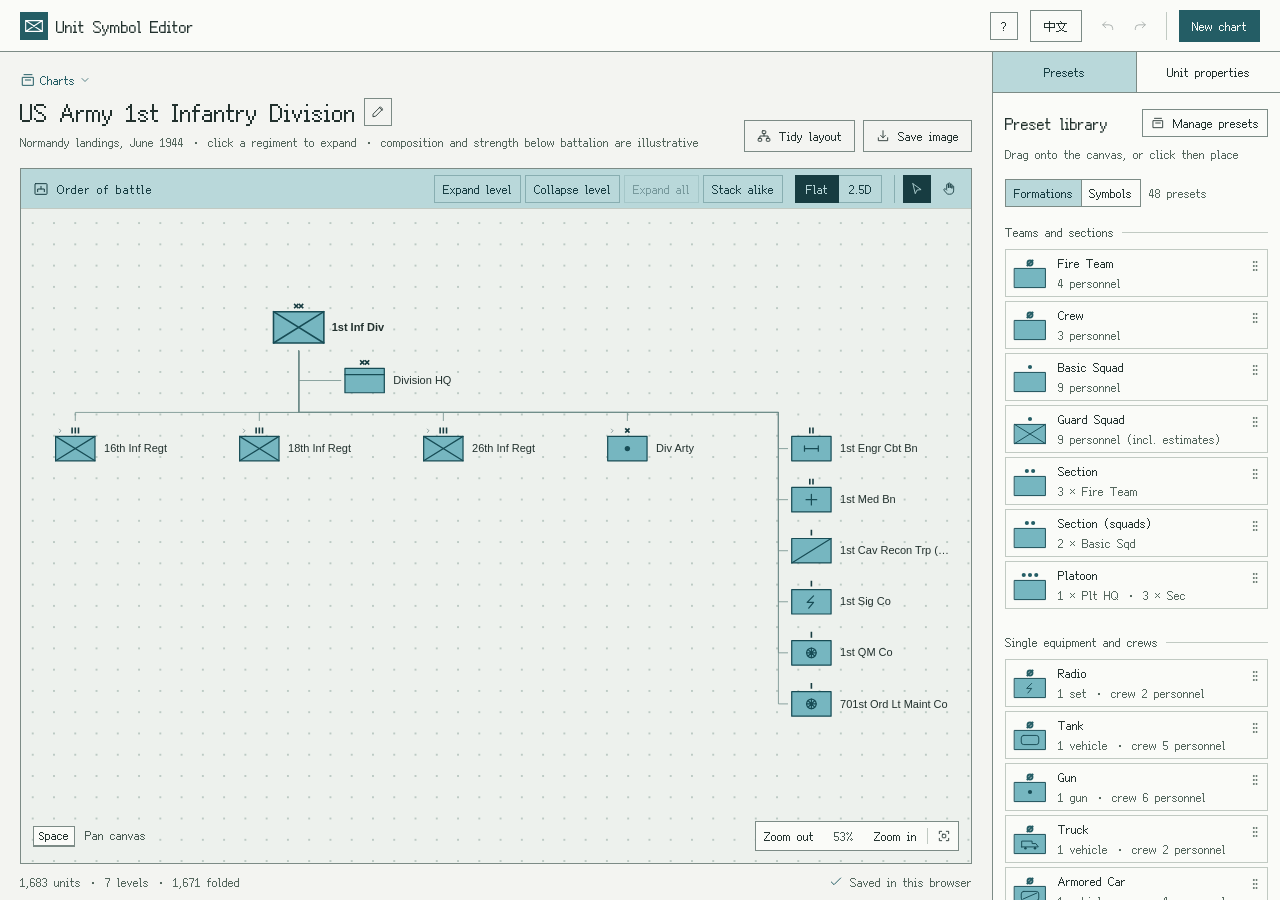
<file: index.html>
<!doctype html>
<html lang="zh-CN" data-skin="pixel" data-hud-palette="military" data-hud-scanlines="off">
<head>
  <meta charset="utf-8">
  <meta name="viewport" content="width=device-width, initial-scale=1">
  <meta name="theme-color" content="#f7f8f6">
  <title>兵牌编辑器 · 编制工作台</title>
  <link rel="icon" href="data:image/svg+xml,%3Csvg xmlns='http://www.w3.org/2000/svg' viewBox='0 0 32 32'%3E%3Crect width='32' height='32' rx='6' fill='%231c5961'/%3E%3Cpath d='M7 10h18v12H7zM7 10l18 12m0-12L7 22' stroke='%23fff' fill='none'/%3E%3C/svg%3E">
  <link rel="stylesheet" href="assets/styles/editor.css?v=20261118">
  <link rel="stylesheet" href="assets/hud/fonts.css?v=20261118">
  <link rel="stylesheet" href="assets/hud/pixel-hud.css?v=20261118">
  <link rel="stylesheet" href="assets/styles/hud-editor.css?v=20261118">
  <script src="src/core/i18n.js?v=20261118" defer></script>
  <script src="src/core/config.js?v=20261118" defer></script>
  <script src="src/data/presets.js?v=20261118" defer></script>
  <script src="src/render/symbols.js?v=20261118" defer></script>
  <script src="src/data/examples.js?v=20261118" defer></script>
  <script src="src/data/migrations.js?v=20261118" defer></script>
  <script src="src/render/projection.js?v=20261118" defer></script>
  <script src="src/render/view-mode.js?v=20261118" defer></script>
  <script src="src/editor.js?v=20261118" defer></script>
</head>
<body>
  <header class="topbar">
    <div class="brand">
      <span class="brand-mark" id="brand-mark" aria-hidden="true"></span>
      <span>兵牌编辑器</span>
    </div>
    <div class="topbar-actions">
      <button class="icon-button hud-icon-btn help-button" id="open-help" type="button" aria-label="使用说明" title="使用说明">?</button>
      <button class="button secondary hud-btn language-toggle" id="language-toggle" type="button"></button>
      <div class="history" aria-label="编辑历史">
        <button class="icon-button hud-icon-btn" id="undo" data-icon="undo" aria-label="撤销" title="撤销（⌘ / Ctrl + Z）"></button>
        <button class="icon-button hud-icon-btn" id="redo" data-icon="redo" aria-label="重做" title="重做（⌘ / Ctrl + Shift + Z）"></button>
      </div>
      <button class="button primary hud-btn is-solid" id="new-chart">新建编制</button>
      <div class="preset-edit-actions" id="preset-edit-actions" hidden>
        <button class="button secondary hud-btn" id="exit-preset-edit">返回编制</button>
        <button class="button primary hud-btn is-solid" id="save-preset-edit">保存预设</button>
      </div>
    </div>
  </header>

  <div class="workbench">
    <main class="workspace">
      <header class="document-head">
        <div class="document-info">
          <details class="chart-library" id="chart-library">
            <summary class="section-index"><span data-icon="library"></span>编制列表<span data-icon="chevron"></span></summary>
            <div class="library-panel hud-menu">
              <div class="library-head"><h2>本机编制</h2><span id="library-count"></span></div>
              <div id="chart-list" class="chart-list" aria-label="已保存的编制"></div>
            </div>
          </details>
          <div class="title-line">
            <h1 id="chart-title"></h1>
            <button class="icon-button hud-icon-btn" id="rename-chart" data-icon="pencil" aria-label="重命名编制" title="重命名编制"></button>
            <input id="title-input" maxlength="32" aria-label="编制名称" hidden>
          </div>
          <p id="chart-description" class="muted"></p>
        </div>
        <div class="document-actions">
          <button class="button secondary hud-btn" id="arrange"><span data-icon="layout"></span>整理布局</button>
          <button class="button secondary hud-btn" id="save-image" title="下载当前编制图为 SVG"><span data-icon="download"></span>保存图片</button>
        </div>
      </header>

      <section class="drawing hud-panel" aria-label="编制画布">
        <div class="drawing-head hud-titlebar">
          <div class="drawing-label"><span data-icon="diagram"></span><h2>编制图</h2></div>
          <div class="formation-tools" aria-label="编制层级操作">
            <button class="button secondary hud-btn" id="expand-layer">展开一层</button>
            <button class="button secondary hud-btn" id="collapse-layer">叠起一层</button>
            <button class="button secondary hud-btn" id="expand-all">全部展开</button>
            <button class="button secondary hud-btn" id="stack-peers">叠放同类</button>
          </div>
          <div class="view-mode hud-segmented" aria-label="兵牌视图">
            <button id="view-flat" type="button" aria-pressed="true">平面</button>
            <button id="view-depth" type="button" aria-pressed="false">2.5D</button>
          </div>
          <div class="view-tools" aria-label="画布工具">
            <button class="icon-button hud-icon-btn" id="select-tool" data-icon="cursor" aria-label="选择工具" title="选择工具（V）" aria-pressed="true"></button>
            <button class="icon-button hud-icon-btn" id="pan-tool" data-icon="hand" aria-label="平移画布" title="平移画布（H，或按住空格）" aria-pressed="false"></button>
          </div>
        </div>
        <div id="stage" class="stage" tabindex="0" aria-label="可编辑编制图">
          <div id="world" class="world">
            <svg id="connections" class="connections" aria-hidden="true"></svg>
            <div id="units" class="units"></div>
          </div>
          <div id="empty" class="empty-state" hidden>
            <div id="empty-symbol"></div>
            <h3>放下第一枚兵牌</h3>
            <p>从预设拖入兵牌，开始搭建编制</p>
          </div>
        </div>
        <div class="drawing-foot">
          <span id="canvas-tip" class="canvas-tip"><kbd>空格</kbd> 平移画布</span>
          <div class="zoom" aria-label="画布缩放">
            <button class="icon-button hud-icon-btn zoom-action" id="zoom-out">缩小</button>
            <span id="zoom-level" aria-live="polite">100%</span>
            <button class="icon-button hud-icon-btn zoom-action" id="zoom-in">放大</button>
            <span class="zoom-divider"></span>
            <button class="icon-button hud-icon-btn" id="fit" data-icon="fit" aria-label="适应画布" title="适应画布（F）"></button>
          </div>
        </div>
      </section>

      <footer class="statusbar">
        <span id="chart-stats"></span>
        <span class="save-status" id="save-status"><span data-icon="check"></span><span id="save-text">已保存在此浏览器</span></span>
      </footer>
    </main>

    <aside class="sidebar" aria-label="兵牌与单位属性">
      <div class="panel-tabs hud-tabs" role="tablist" aria-label="编制面板">
        <button id="preset-tab" class="hud-tab" type="button" role="tab" aria-controls="preset-panel" aria-selected="true">兵牌预设</button>
        <button id="unit-tab" class="hud-tab" type="button" role="tab" aria-controls="unit-panel" aria-selected="false" tabindex="-1">单位属性</button>
      </div>

      <section id="preset-panel" role="tabpanel" aria-labelledby="preset-tab">
        <div class="panel-intro">
          <div class="preset-heading"><h2>预设库</h2><button class="button secondary hud-btn" id="manage-presets"><span data-icon="library"></span>管理预设</button></div>
          <p id="palette-hint">拖动兵牌到画布，或点击后放置</p>
        </div>
        <div class="palette-modes hud-segmented" aria-label="预设类别">
          <button class="button hud-btn" id="formation-mode" type="button" aria-pressed="true">编制预设</button>
          <button class="button hud-btn" id="symbol-mode" type="button" aria-pressed="false">兵种兵牌</button>
          <span id="preset-count"></span>
        </div>
        <div id="preset-groups"></div>
        <div class="placement-guide">
          <h3>放置方式</h3>
          <div><span data-icon="empty-square"></span><p><strong>放到空白处</strong><small>建立独立单位</small></p></div>
          <div><span data-icon="branch"></span><p><strong>放到已有兵牌上</strong><small>编入该单位的下级</small></p></div>
        </div>
      </section>

      <section id="unit-panel" role="tabpanel" aria-labelledby="unit-tab" hidden>
        <p class="panel-placeholder" id="no-unit">在编制图上选择一个单位</p>
        <div id="unit-fields" hidden>
          <div class="inspector-preview">
            <div id="inspector-symbol"></div>
            <p id="inspector-caption"></p>
          </div>
          <label>单位名称<input id="unit-name" maxlength="32" autocomplete="off"></label>
          <label>兵种<select id="unit-type"></select></label>
          <label>编制级别<select id="unit-rank"></select></label>
          <label>上级单位<select id="unit-parent"></select></label>
          <p id="unit-role" class="unit-meta" hidden></p>
          <p id="unit-equipment-summary" class="unit-meta" hidden></p>
          <p id="unit-strength-summary" class="unit-meta" hidden></p>
          <label>单位自身人数<input id="unit-headcount" type="number" min="1" max="9999999" placeholder="上级可由下级汇总"></label>
          <p id="unit-staff-summary" class="unit-meta" hidden></p>
          <p id="unit-subordinate-summary" class="unit-meta" hidden></p>
          <button type="button" class="button secondary hud-btn" id="edit-unit-staff" hidden>编辑本部人员</button>
          <button class="button secondary hud-btn" id="fold-branch" hidden></button>
          <button class="button secondary hud-btn" id="fold-peers" hidden></button>
          <button class="button secondary hud-btn" id="lock-expansion" type="button" aria-pressed="false" hidden>锁定展开状态</button>
          <button class="button delete-button hud-btn" id="delete-unit"><span data-icon="trash"></span>删除单位</button>
        </div>
      </section>
    </aside>
  </div>

  <dialog class="hud-dialog" id="new-dialog">
    <form id="new-form">
      <h2>新建编制</h2>
      <p>创建一份独立的空白编制，可在编制列表中切换</p>
      <label>编制名称<input id="new-title" maxlength="32" placeholder="未命名编制" autocomplete="off" autofocus></label>
      <div class="dialog-actions">
        <button type="button" class="button secondary hud-btn" id="cancel-new">取消</button>
        <button type="submit" class="button primary hud-btn is-solid">创建编制</button>
      </div>
    </form>
  </dialog>
  <dialog class="hud-dialog" id="staff-dialog" aria-labelledby="staff-dialog-title">
    <form id="staff-form">
      <h2 id="staff-dialog-title"></h2>
      <p id="staff-description">本部岗位独立计员，下辖单位的人数另计</p>
      <div class="staff-columns" aria-hidden="true"><span>岗位</span><span>人数</span><span>军官</span></div>
      <div id="staff-rows"></div>
      <button type="button" class="button secondary hud-btn" id="add-staff-row">添加岗位</button>
      <p id="staff-total" aria-live="polite"></p>
      <p id="staff-error" class="dialog-error" role="alert" hidden></p>
      <div class="dialog-actions">
        <button type="button" class="button secondary hud-btn" id="cancel-staff">取消</button>
        <button type="submit" class="button primary hud-btn is-solid" id="save-staff">保存本部人员</button>
      </div>
    </form>
  </dialog>
  <dialog class="hud-dialog" id="delete-dialog" aria-labelledby="delete-dialog-title">
    <form id="delete-form">
      <h2 id="delete-dialog-title"></h2>
      <p id="delete-description"></p>
      <p id="delete-error" class="dialog-error" role="alert" hidden></p>
      <div class="dialog-actions">
        <button type="button" class="button secondary hud-btn" id="cancel-delete" autofocus>取消</button>
        <button type="submit" class="button delete-button hud-btn" id="confirm-delete">删除</button>
      </div>
    </form>
  </dialog>
  <dialog class="hud-dialog" id="preset-manager" aria-labelledby="preset-manager-title">
    <div class="manager-heading">
      <h2 id="preset-manager-title">兵牌预设管理</h2>
      <button class="button secondary hud-btn" id="edit-templates">编辑基础模板</button>
    </div>
    <section class="manager-catalog" aria-labelledby="whole-presets-title">
      <h3 id="whole-presets-title">整套编制</h3>
      <div id="whole-preset-list"></div>
    </section>
    <form id="save-formation-preset">
      <label>预设名称<input id="formation-preset-name" maxlength="32" required autocomplete="off"></label>
      <p id="manager-error" class="dialog-error" role="alert" hidden></p>
      <div class="dialog-actions">
        <button type="button" class="button secondary hud-btn" id="close-manager">关闭</button>
        <button type="submit" class="button primary hud-btn is-solid" id="save-current-preset">保存当前编制</button>
      </div>
    </form>
  </dialog>
  <dialog class="hud-dialog" id="preset-dialog" aria-labelledby="preset-dialog-title">
    <form id="preset-form">
      <h2 id="preset-dialog-title">编辑编制预设</h2>
      <label class="preset-picker">选择预设<select id="preset-picker"></select></label>
      <button type="button" class="button secondary hud-btn" id="open-template-canvas" hidden>打开编制图</button>
      <label>名称<input id="preset-name" maxlength="32" required autocomplete="off"></label>
      <div class="preset-form-grid">
        <label>兵牌图形<select id="preset-type"></select></label>
        <label>编制级别<select id="preset-rank"></select></label>
      </div>
      <label>用途分类<input id="preset-role" maxlength="32" placeholder="如最小指挥战斗单位" autocomplete="off"></label>
      <label class="equipment-option"><input id="preset-equipment" type="checkbox">单件装备（乘员配置在这枚兵牌内）</label>
      <label>单位自身人数<input id="preset-headcount" type="number" min="1" max="9999999" placeholder="基层单位必填，上级可由下级汇总"></label>
      <fieldset class="preset-parts" id="preset-parts">
        <legend>下级组成</legend>
        <p>选择已有预设并填写数量</p>
        <div id="part-rows"></div>
        <button type="button" class="button secondary hud-btn" id="add-part">添加下级</button>
      </fieldset>
      <p id="preset-error" class="preset-error" role="alert" hidden></p>
      <div class="dialog-actions">
        <button type="button" class="button secondary hud-btn" id="cancel-preset">取消</button>
        <button type="submit" class="button primary hud-btn is-solid">保存预设</button>
      </div>
    </form>
  </dialog>
  <dialog class="hud-dialog" id="symbol-dialog" aria-labelledby="symbol-dialog-title">
    <form id="symbol-form">
      <h2 id="symbol-dialog-title">自定义标识</h2>
      <p>组合北约标识图形，可加入最多 4 个字符的文字。保存后作为新兵种，可用于兵牌、单位属性和预设。</p>
      <div class="symbol-builder">
        <div class="symbol-preview" id="symbol-preview" aria-hidden="true"></div>
        <div class="symbol-fields">
          <label>名称<input id="symbol-name" maxlength="24" required autocomplete="off" placeholder="如宪兵、无人机"></label>
          <div class="preset-form-grid">
            <label>文字<input id="symbol-text" maxlength="4" autocomplete="off" placeholder="如 MP"></label>
            <label>文字位置<select id="symbol-text-position"><option value="center">居中</option><option value="top">上方</option><option value="bottom">下方</option></select></label>
          </div>
          <label>默认级别<select id="symbol-rank"></select></label>
        </div>
      </div>
      <fieldset class="symbol-part-picker">
        <legend>图形组件</legend>
        <div id="symbol-parts" class="symbol-parts"></div>
      </fieldset>
      <p id="symbol-error" class="dialog-error" role="alert" hidden></p>
      <div class="dialog-actions">
        <button type="button" class="button delete-button hud-btn" id="delete-symbol" hidden>删除标识</button>
        <button type="button" class="button secondary hud-btn" id="cancel-symbol">取消</button>
        <button type="submit" class="button primary hud-btn is-solid">保存标识</button>
      </div>
    </form>
  </dialog>
  <dialog class="hud-dialog help-dialog" id="help-dialog" aria-labelledby="help-title">
    <div class="help-heading"><h2 id="help-title">使用说明</h2><button type="button" class="button secondary hud-btn" id="close-help">关闭</button></div>
    <div class="help-body">
      <section>
        <h3>搭建编制</h3>
        <ul>
          <li>从右侧「兵牌预设」拖动兵牌到画布，或点击后再点画布放置；按 Enter 放在画布中央。</li>
          <li>放到空白处建立独立单位，放到已有兵牌上编入它的下级。</li>
          <li>「编制预设」带完整的下级编成；「兵种兵牌」只按默认级别带基础编制。</li>
          <li>选中兵牌后在「单位属性」中修改名称、兵种、级别和上级。</li>
          <li>拖动兵牌调整位置；拖到另一枚兵牌上则改编为它的下级。</li>
        </ul>
      </section>
      <section>
        <h3>展开、折叠与叠牌</h3>
        <ul>
          <li>大型编制默认折叠。用「展开一层」「叠起一层」「全部展开」逐层查看，或在单位属性中展开某一分支。</li>
          <li>「叠放同类」把同一上级下相同的单位叠成一枚兵牌；选中叠牌后可在单位属性中展开。</li>
          <li>「锁定展开状态」会保留该分支当前的展开、折叠和叠牌，不受整体操作影响。</li>
          <li>右键或按菜单键打开兵牌的快捷操作。</li>
        </ul>
      </section>
      <section>
        <h3>人数与装备</h3>
        <ul>
          <li>上级人数由下级自动汇总；基层单位需要填写固定人数。</li>
          <li>指挥部可编辑本部岗位，岗位人数单独计入。</li>
          <li>坦克、火炮、卡车等单件装备的乘员配置在兵牌内，不另建下级。</li>
          <li>标有「推定」的人数或编成是估算或示例，不是史料记载。</li>
        </ul>
      </section>
      <section>
        <h3>预设</h3>
        <ul>
          <li>「管理预设」中的整套编制可一键新建为编制，也可编辑；「保存当前编制」把当前图存为整套预设。</li>
          <li>右键单击编制预设可编辑它的下级组成和人数，修改只影响之后放置的兵牌。</li>
        </ul>
      </section>
      <section>
        <h3>自定义标识</h3>
        <ul>
          <li>在「兵种兵牌」中点击「新建标识」，组合图形组件并加入文字，即可建立新的兵种。</li>
          <li>自定义兵种出现在兵牌库、单位属性和预设的兵种列表中，拖入时按默认级别带基础编制。</li>
          <li>点击兵牌右下角的编辑按钮修改标识；删除后，使用它的单位改为通用兵牌。</li>
        </ul>
      </section>
      <section>
        <h3>视图、保存与导出</h3>
        <ul>
          <li>「平面」与「2.5D」只改变显示，不修改编制。「整理布局」重新排列兵牌。</li>
          <li>「保存图片」导出当前可见的编制图为 SVG。</li>
          <li>所有编制、预设和自定义标识只保存在当前浏览器中，清除浏览器数据会丢失。</li>
        </ul>
      </section>
      <section>
        <h3>快捷键</h3>
        <dl class="help-keys">
          <dt><kbd>⌘ / Ctrl + Z</kbd></dt><dd>撤销</dd>
          <dt><kbd>⌘ / Ctrl + Shift + Z</kbd></dt><dd>重做</dd>
          <dt><kbd>V</kbd></dt><dd>选择工具</dd>
          <dt><kbd>H</kbd></dt><dd>平移工具</dd>
          <dt><kbd>空格</kbd></dt><dd>按住临时平移</dd>
          <dt><kbd>F</kbd></dt><dd>适应画布</dd>
          <dt><kbd>Delete</kbd></dt><dd>删除选中单位</dd>
          <dt><kbd>Esc</kbd></dt><dd>取消放置</dd>
        </dl>
      </section>
    </div>
  </dialog>
  <div id="unit-context-menu" class="unit-context-menu hud-menu" role="menu" hidden></div>
  <div id="unit-tooltip" class="unit-tooltip hud-panel" role="tooltip" hidden></div>
  <div id="drag-preview" class="drag-preview" aria-hidden="true" hidden></div>
  <div id="announcement" class="sr-only" aria-live="polite"></div>
  <!-- UI design pass based on unslop by Damir Sokolovsky (@heydamir), CC BY 4.0. -->
</body>
</html>
</file>
<file: assets/styles/editor.css>
:root {
  color-scheme: light;
  --paper: #f7f8f6;
  --panel: #fcfdfa;
  --board: #eef2ef;
  --line: #dce2de;
  --text: #1e2b2b;
  --secondary: #4e5d5b;
  --muted: #5e6d69;
  --accent: #1c5961;
  --accent-dark: #174952;
  --accent-light: #d7e8e8;
  --control: 6px;
  --ease: cubic-bezier(.2, .65, .3, 1);
  font: 14px/1.45 -apple-system, BlinkMacSystemFont, "PingFang SC", "Microsoft YaHei", "Noto Sans CJK SC", sans-serif;
  font-variant-numeric: tabular-nums;
  color: var(--text);
  background: var(--paper);
}
*, *::before, *::after { box-sizing: border-box; }
body, h1, h2, h3, p { margin: 0; }
button, input, select { font: inherit; color: inherit; }
button { cursor: pointer; }
button, input, select { -webkit-tap-highlight-color: transparent; }
button { transition: background-color 120ms var(--ease), color 120ms var(--ease), border-color 120ms var(--ease); }
button:disabled { cursor: default; opacity: .36; }
:focus-visible { outline: 2px solid var(--accent); outline-offset: 2px; }
[hidden] { display: none !important; }
.unit-context-menu {
  position: fixed;
  z-index: 100;
  min-width: 176px;
  max-width: calc(100vw - 16px);
  padding: 4px;
  border: 1px solid var(--line);
  border-radius: var(--control);
  background: var(--panel);
  box-shadow: 0 4px 16px #1e2b2b18;
}
.unit-context-menu button {
  display: block;
  width: 100%;
  min-height: 32px;
  padding: 6px 12px;
  border: 0;
  border-radius: 3px;
  background: transparent;
  text-align: left;
}
.unit-context-menu button:hover:not(:disabled), .unit-context-menu button:focus-visible {
  background: #e5edeb;
}
.muted { color: var(--muted); }
[data-icon] { display: inline-grid; place-items: center; flex: none; }
.icon { width: 16px; height: 16px; display: block; }
.icon-button {
  width: 32px;
  height: 32px;
  display: inline-grid;
  place-items: center;
  padding: 0;
  border: 1px solid transparent;
  border-radius: var(--control);
  color: var(--secondary);
  background: transparent;
}
.icon-button:hover:not(:disabled), .secondary:hover { color: var(--text); background: #ebefeb; }
.icon-button[aria-pressed="true"] { color: var(--accent); background: #e5edeb; border-color: #d8e3df; }
.button {
  min-height: 36px;
  display: inline-flex;
  align-items: center;
  justify-content: center;
  gap: 8px;
  padding: 0 12px;
  border: 1px solid transparent;
  border-radius: var(--control);
  font-weight: 500;
  white-space: nowrap;
}
.primary { background: var(--accent); color: white; }
.primary:hover { background: var(--accent-dark); }
.secondary { border-color: var(--line); background: var(--panel); color: var(--secondary); }

.topbar {
  height: 64px;
  display: flex;
  align-items: center;
  gap: 20px;
  padding: 0 24px;
  border-bottom: 1px solid var(--line);
  background: var(--panel);
}
.brand { display: flex; align-items: center; gap: 12px; white-space: nowrap; font-size: 17px; font-weight: 600; }
.brand-mark { width: 36px; height: 36px; display: grid; place-items: center; border-radius: var(--control); background: var(--accent); }
.brand-mark svg { width: 22px; height: 17px; color: white; }
.topbar-section { padding-left: 20px; border-left: 1px solid var(--line); color: var(--muted); font-size: 13px; }
.topbar-actions { display: flex; align-items: center; gap: 16px; margin-left: auto; }
.history { display: flex; gap: 4px; padding-right: 16px; border-right: 1px solid var(--line); }
.preset-edit-actions { display: flex; gap: 8px; }
.workbench { display: grid; grid-template-columns: minmax(0, 1fr) 288px; height: calc(100dvh - 64px); min-height: 560px; }
.workspace { display: flex; flex-direction: column; min-width: 0; padding: 24px 32px 0; }
.document-head { display: flex; align-items: flex-end; justify-content: space-between; gap: 16px; margin-bottom: 20px; }
.document-info { min-width: 0; }
.chart-library { position: relative; width: fit-content; }
.section-index { display: flex; align-items: center; gap: 6px; color: var(--accent); font-size: 12px; font-weight: 500; cursor: pointer; list-style: none; min-height: 28px; border-radius: var(--control); }
.section-index::-webkit-details-marker { display: none; }
.section-index:hover { color: var(--accent-dark); }
.section-index [data-icon="chevron"] .icon { width: 12px; height: 12px; }
.chart-library[open] [data-icon="chevron"] { transform: rotate(180deg); }
.library-panel { position: absolute; z-index: 4; top: calc(100% + 4px); left: 0; width: min(300px, calc(100vw - 32px)); border: 1px solid #ccd8d4; border-radius: 8px; background: var(--panel); box-shadow: 0 4px 16px #1e2b2b10; }
.library-head { display: flex; align-items: baseline; justify-content: space-between; padding: 12px 12px 8px; color: var(--muted); font-size: 12px; }
.library-head h2 { color: var(--text); font-size: 13px; font-weight: 600; }
.chart-list { display: grid; gap: 4px; padding: 4px 8px 8px; max-height: min(320px, 52dvh); overflow: auto; }
.chart-list-row { display: grid; grid-template-columns: minmax(0, 1fr) 32px; align-items: center; gap: 4px; }
.chart-delete:hover { color: #853d36; }
.chart-entry { width: 100%; display: grid; grid-template-columns: 20px minmax(0, 1fr) 16px; gap: 8px; align-items: center; text-align: left; padding: 8px; border: 1px solid transparent; border-radius: var(--control); background: transparent; }
.chart-entry:hover { background: #eef3ef; }
.chart-entry[aria-current="true"] { border-color: #d8e3df; background: #e5edeb; }
.chart-entry > [data-icon] { color: var(--accent); }
.chart-entry-name { display: block; white-space: nowrap; overflow: hidden; text-overflow: ellipsis; }
.chart-entry-detail { display: block; color: var(--muted); font-size: 12px; }
.title-line { display: flex; align-items: center; gap: 8px; margin: 4px 0; min-height: 48px; }
h1 { font-family: "Songti SC", "Noto Serif CJK SC", SimSun, serif; font-size: 40px; line-height: 1.2; font-weight: 600; overflow: hidden; white-space: nowrap; text-overflow: ellipsis; }
#chart-description { font-size: 13px; }
#title-input { width: min(100%, 360px); font-size: 28px; line-height: 1.3; padding: 4px 8px; }
.document-actions { display: flex; flex-wrap: wrap; justify-content: flex-end; gap: 6px; margin-bottom: 2px; }
.document-actions .button { white-space: nowrap; }

.drawing {
  position: relative;
  display: flex;
  flex-direction: column;
  flex: 1;
  min-height: 360px;
  border: 1px solid #ccd8d4;
  border-radius: 8px;
  background: var(--board);
}
.drawing-head {
  display: flex;
  align-items: center;
  justify-content: space-between;
  height: 48px;
  flex: none;
  padding: 0 12px 0 16px;
  border-bottom: 1px solid var(--line);
  border-radius: 7px 7px 0 0;
  background: #f4f7f4;
}
.drawing-label, .view-tools { display: flex; align-items: center; gap: 8px; color: var(--secondary); }
.drawing-label h2 { font-size: 13px; font-weight: 500; }
.view-tools { gap: 4px; }
.stage {
  position: relative;
  flex: 1;
  overflow: clip;
  border-radius: 0 0 7px 7px;
  isolation: isolate;
  touch-action: none;
  user-select: none;
  background-image: radial-gradient(circle, #bccac4 0.75px, transparent 1px);
  background-size: var(--grid-step, 20px) var(--grid-step, 20px);
  background-position: var(--grid-x, 0) var(--grid-y, 0);
}
.stage:focus-visible { outline-offset: -2px; }
.stage.is-pan, .stage.is-pan .unit { cursor: grab; }
.stage.is-panning, .stage.is-panning .unit { cursor: grabbing; }
.stage.is-placing, .stage.is-placing .unit { cursor: crosshair; }
.world { position: absolute; inset: 0 auto auto 0; transform-origin: 0 0; }
.connections { position: absolute; width: 1px; height: 1px; overflow: visible; pointer-events: none; }
.connections path { fill: none; stroke: #708e8b; stroke-width: 1.5; stroke-linejoin: round; }
.units { position: absolute; inset: 0 auto auto 0; }
.unit {
  position: absolute;
  display: grid;
  justify-items: center;
  grid-template-columns: minmax(0, 1fr);
  grid-template-rows: 18px 48px 24px;
  width: 76px;
  padding: 0;
  transform: translate(-50%, -42px);
  border: 0;
  background: transparent;
  cursor: grab;
}
.unit-rank { align-self: end; height: 18px; color: var(--accent-dark); }
.rank-mark { display: block; width: 32px; height: 16px; }
.unit-symbol { display: block; width: 76px; height: 48px; color: #174c55; overflow: visible; }
.symbol-frame { fill: #76b6c0; }
.symbol-ink { fill: none; stroke: currentColor; stroke-width: 2.3; stroke-linecap: round; stroke-linejoin: round; }
.symbol-ink .dot { fill: currentColor; stroke: none; }
.symbol-ink .symbol-text { fill: currentColor; stroke: none; }
.unit-label {
  align-self: center;
  max-width: 144px;
  overflow: hidden;
  white-space: nowrap;
  text-overflow: ellipsis;
  padding: 0 4px;
  background: transparent;
  line-height: var(--label-height, 20px);
  font-size: var(--label-size, 14px);
  font-weight: 500;
}
.unit.root .unit-label { font-weight: 600; }
.unit.has-strength { grid-template-rows: 18px 48px minmax(36px, auto); }
.plate-strength { display: block; color: var(--secondary); font-size: max(12px, calc(var(--label-size, 14px) * .85)); line-height: 1.2; font-weight: 400; }
.unit.has-composition { grid-template-rows: 18px 48px; }
.unit.has-composition .unit-label { position: absolute; top: 42px; transform: translateY(-50%); left: calc(100% + 12px); max-width: 156px; text-align: left; font-size: clamp(14px, var(--label-size, 14px), 20px); line-height: 20px; }
.unit.has-composition .plate-strength { font-size: clamp(12px, calc(var(--label-size, 14px) * .9), 17px); line-height: 16px; }
.unit.label-right .unit-label { position: absolute; left: calc(100% + 12px); top: 42px; transform: translateY(-50%); }
.unit.reference-root .unit-symbol { transform: scale(1.28); }
.unit.reference-root .unit-rank { transform: translateY(-6px); }
.unit.reference-root .unit-label { left: calc(100% + 20px); }
.stack-frame { fill: #5e9ca8; }
.stack-count { position: absolute; top: 44px; left: calc(100% + 16px); white-space: nowrap; padding: 0 3px; background: transparent; color: var(--accent); font-size: max(12px, calc(var(--label-size, 14px) * .85)); line-height: 16px; pointer-events: none; }
.unit-lock { position: absolute; top: 2px; right: 3px; color: var(--accent-dark); pointer-events: none; }
.unit-lock .icon { display: block; width: 13px; height: 13px; }
.unit-disclosure { position: absolute; top: 2px; left: 3px; color: var(--accent-dark); pointer-events: none; }
.unit-disclosure .icon { display: block; width: 13px; height: 13px; }
.unit[aria-expanded="false"] .unit-disclosure { transform: rotate(-90deg); }
.formation-tools { display: flex; gap: 4px; margin-left: auto; margin-right: 12px; }
.formation-tools .button { min-height: 28px; padding-inline: 6px; font-size: 12px; }
.canvas-tip.is-feedback { color: #853d36; }
.unit::after {
  content: "";
  position: absolute;
  top: 14px;
  left: -4px;
  width: 84px;
  height: 56px;
  pointer-events: none;
  border: 1px solid transparent;
  border-radius: 2px;
}
.unit:hover::after, .unit[aria-pressed="true"]::after { border-color: #628d8d; }
.unit.reference-root::after { top: 8px; left: -14px; width: 104px; height: 68px; }
.unit.drop-target::after { border: 2px dashed var(--accent); }
.unit.moving { opacity: .6; }
.drawing-foot { position: absolute; inset: auto 12px 12px 16px; display: flex; align-items: center; justify-content: space-between; gap: 12px; pointer-events: none; }
.canvas-tip { font-size: 12px; color: var(--secondary); background: var(--board); }
kbd { display: inline-block; padding: 1px 5px; margin-right: 4px; background: var(--panel); border: 1px solid #cbd7d1; border-radius: 4px; font: inherit; }
.zoom { display: flex; align-items: center; gap: 2px; padding: 2px; pointer-events: auto; background: var(--panel); border: 1px solid #d2dcd7; border-radius: 7px; }
.zoom .icon-button { width: 28px; height: 28px; }
.zoom .zoom-action { width: auto; padding: 0 6px; white-space: nowrap; font-size: 12px; }
#zoom-level { width: 44px; text-align: center; color: var(--secondary); font-size: 12px; }
.zoom-divider { width: 1px; height: 16px; background: var(--line); margin: 0 2px; }
.empty-state {
  position: absolute;
  inset: 0;
  display: grid;
  place-content: center;
  justify-items: center;
  gap: 8px;
  text-align: center;
  pointer-events: none;
}
#empty-symbol { margin-bottom: 8px; color: var(--accent); }
.empty-state h3 { font-size: 18px; font-weight: 500; }
.empty-state p { color: var(--secondary); }
.statusbar { display: flex; align-items: center; justify-content: space-between; gap: 8px; flex: 0 0 44px; color: var(--muted); font-size: 12px; }
.save-status { display: flex; align-items: center; gap: 6px; }
.save-status [data-icon] { color: var(--accent); }

.sidebar { min-width: 0; overflow: auto; background: var(--panel); border-left: 1px solid var(--line); }
.panel-tabs { display: flex; gap: 16px; padding: 0 16px; border-bottom: 1px solid var(--line); }
.panel-tabs button { position: relative; flex: 1; height: 52px; border: 0; border-bottom: 2px solid transparent; background: transparent; color: var(--muted); font-weight: 500; }
.panel-tabs button:hover { color: var(--accent); background: #f4f7f3; }
.panel-tabs [aria-selected="true"] { border-bottom-color: var(--accent); color: var(--accent); }
.panel-tabs button:focus-visible { outline-offset: -4px; }
[role="tabpanel"] { padding: 20px 16px 24px; }
.panel-intro { margin-bottom: 20px; }
.panel-intro h2 { display: flex; align-items: baseline; justify-content: space-between; font-size: 17px; font-weight: 600; margin-bottom: 4px; }
.panel-intro h2 span { color: var(--muted); font-size: 12px; font-weight: 400; }
.panel-intro p, .panel-placeholder { color: var(--muted); font-size: 13px; }
.preset-heading { display: flex; align-items: center; justify-content: space-between; gap: 8px; margin-bottom: 8px; }
.preset-heading h2 { margin: 0; }
#manage-presets { min-height: 32px; padding-inline: 8px; font-size: 12px; }
.palette-modes { display: flex; align-items: center; gap: 4px; margin-bottom: 16px; }
.palette-modes .button { min-height: 32px; padding-inline: 8px; background: transparent; color: var(--secondary); font-size: 12px; }
.palette-modes .button:hover { background: #eef3ef; }
.palette-modes [aria-pressed="true"] { border-color: #d8e3df; background: #e5edeb; color: var(--accent); }
#preset-count { margin-left: auto; color: var(--muted); font-size: 12px; }
.preset-group + .preset-group { margin-top: 20px; }
.preset-group h3, .placement-guide h3 { margin-bottom: 8px; color: var(--secondary); font-size: 12px; font-weight: 500; }
.preset-grid { display: grid; grid-template-columns: repeat(2, minmax(0, 1fr)); gap: 8px; }
.preset {
  position: relative;
  min-height: 76px;
  display: grid;
  place-items: center;
  align-content: center;
  gap: 4px;
  padding: 4px 8px 8px;
  border: 1px solid var(--line);
  border-radius: 6px;
  background: #f7f9f6;
  cursor: grab;
  touch-action: none;
  user-select: none;
}
.preset:hover { border-color: #a9c0ba; background: #edf4f0; }
.preset[aria-pressed="true"] { border-color: var(--accent); background: #e5efed; }
.preset-mark { display: grid; justify-items: center; color: var(--accent); }
.preset-mark .rank-mark { width: 24px; height: 12px; }
.preset-mark .unit-symbol { width: 42px; height: 27px; }
.preset-name { font-size: 13px; line-height: 16px; }
.formation-palette .preset-grid { grid-template-columns: 1fr; gap: 4px; }
.formation-palette .preset { min-height: 48px; display: grid; grid-template-columns: 44px minmax(0, 1fr); justify-items: start; gap: 8px; padding: 4px 24px 4px 8px; text-align: left; }
.formation-palette .preset-mark .rank-mark { height: 10px; }
.formation-palette .preset-mark .unit-symbol { width: 32px; height: 20px; }
.formation-palette .preset-copy { min-width: 0; }
.formation-palette .preset-name, .preset-detail { display: block; overflow: hidden; white-space: nowrap; text-overflow: ellipsis; }
.preset-detail { margin-top: 2px; color: var(--muted); font-size: 12px; line-height: 16px; }
.preset-grip { position: absolute; top: 6px; right: 6px; color: #6f827c; }
.placement-guide { margin-top: 24px; padding-top: 16px; border-top: 1px solid var(--line); }
.placement-guide > div { display: flex; align-items: flex-start; gap: 8px; margin-top: 12px; color: var(--secondary); }
.placement-guide > div > span { margin-top: 1px; }
.placement-guide strong, .placement-guide small { display: block; font-size: 12px; font-weight: 400; }
.placement-guide small { margin-top: 2px; color: var(--muted); }
.inspector-preview { display: grid; justify-items: center; gap: 8px; padding: 16px 8px; margin-bottom: 16px; background: var(--board); border: 1px solid var(--line); border-radius: 8px; overflow-wrap: anywhere; }
#inspector-symbol { display: grid; justify-items: center; color: var(--accent); }
#inspector-caption { color: var(--secondary); }
label { display: grid; gap: 4px; margin-bottom: 12px; color: var(--secondary); font-size: 13px; }
input, select { min-width: 0; width: 100%; height: 36px; padding: 0 8px; border: 1px solid #cbd7d1; border-radius: var(--control); background: var(--panel); color: var(--text); }
.delete-button { margin-top: 4px; color: #853d36; border-color: #e9d9d2; background: transparent; }
.delete-button:hover { background: #f4eae5; }
#fold-peers { margin-right: 4px; margin-top: 4px; }
#fold-branch { margin-right: 4px; margin-top: 4px; }
.unit-meta { color: var(--secondary); margin-bottom: 8px; font-size: 13px; }
.preset-parts { min-width: 0; padding: 0; margin: 0 0 12px; border: 0; }
.preset-parts legend { padding: 0; margin-bottom: 4px; color: var(--secondary); font-size: 13px; }
.drag-preview { position: fixed; z-index: 10; left: 0; top: 0; color: var(--accent); pointer-events: none; }
.drag-preview .rank-mark { margin: 0 auto; }
dialog { max-width: min(400px, calc(100vw - 32px)); width: 100%; padding: 24px; color: var(--text); background: var(--panel); border: 1px solid #cbd7d1; border-radius: 12px; }
dialog::backdrop { background: #1e2b2b48; }
dialog h2 { font-size: 20px; font-weight: 500; }
dialog p { margin: 8px 0 16px; color: var(--secondary); }
.dialog-actions { display: flex; justify-content: flex-end; gap: 8px; margin-top: 20px; }
#preset-dialog, #preset-manager { max-width: min(480px, calc(100vw - 24px)); max-height: calc(100dvh - 24px); }
.manager-heading { display: flex; justify-content: space-between; align-items: center; gap: 8px; }
.manager-heading .button { font-size: 12px; padding-inline: 8px; min-height: 32px; }
.manager-catalog { margin: 20px 0 16px; }
.manager-catalog h3 { color: var(--secondary); font-size: 13px; font-weight: 500; margin-bottom: 8px; }
#whole-preset-list { display: grid; gap: 4px; max-height: 38dvh; overflow: auto; }
.whole-preset-row { display: grid; grid-template-columns: minmax(0, 1fr) auto auto 32px; gap: 8px; align-items: center; padding: 8px; border: 1px solid var(--line); border-radius: var(--control); }
.whole-preset-row .button { min-height: 32px; padding-inline: 8px; font-size: 12px; }
.whole-preset-row .icon-button { grid-column: 4; }
#open-template-canvas { margin-bottom: 12px; }
#edit-unit-staff { margin: 0 4px 8px 0; }
#staff-dialog { max-width: min(480px, calc(100vw - 24px)); max-height: calc(100dvh - 24px); }
.staff-columns, .staff-row { display: grid; grid-template-columns: minmax(0, 1fr) 64px 40px 32px; gap: 8px; align-items: center; }
.staff-columns { margin-bottom: 8px; color: var(--secondary); font-size: 12px; }
.staff-row { margin-bottom: 8px; }
.staff-row input[type="checkbox"] { width: 16px; height: 16px; margin: 0; justify-self: center; accent-color: var(--accent); }
#staff-dialog #staff-total { margin-bottom: 0; }
#staff-dialog .dialog-error { color: #853d36; font-size: 13px; }
#preset-manager .dialog-error, #delete-dialog .dialog-error { color: #853d36; font-size: 13px; }
#delete-dialog .delete-button { margin: 0; }
.preset-picker { margin-top: 16px; }
.preset-form-grid { display: grid; grid-template-columns: repeat(2, minmax(0, 1fr)); gap: 8px; }
.preset-parts p { margin: 0 0 8px; font-size: 12px; color: var(--muted); }
.part-row { display: grid; grid-template-columns: minmax(0, 1fr) 64px 32px; align-items: center; gap: 8px; margin-bottom: 8px; }
#preset-dialog .preset-error { color: #853d36; font-size: 13px; }
.sr-only { position: absolute; width: 1px; height: 1px; padding: 0; margin: -1px; overflow: hidden; clip-path: inset(50%); white-space: nowrap; }

@media (max-width: 1000px) {
  .workbench { grid-template-columns: minmax(0, 1fr) 248px; }
  .workspace { padding-inline: 20px; }
}
@media (max-width: 700px) {
  .topbar { height: 56px; padding: 0 12px; gap: 8px; }
  .brand { font-size: 15px; gap: 8px; }
  .brand-mark { width: 32px; height: 32px; }
  .topbar-section { display: none; }
  .topbar-actions { gap: 8px; }
  .history { padding-right: 4px; gap: 0; }
  .workbench { display: flex; flex-direction: column; height: auto; min-height: calc(100dvh - 56px); }
  .workspace { padding: 12px 12px 0; flex: 1; }
  .document-head { margin-bottom: 12px; gap: 8px; }
  .title-line { min-height: 36px; }
  h1 { font-size: 28px; }
  .drawing { height: clamp(300px, 51dvh, 520px); flex: none; min-height: 0; }
  .statusbar { flex-basis: 32px; }
  .sidebar { border: 0; border-top: 1px solid var(--line); }
  .panel-tabs button { height: 44px; }
  [role="tabpanel"] { padding-top: 12px; }
  #preset-groups { display: flex; flex-wrap: wrap; gap: 12px; }
  .preset-group { flex: 1 0 min(100%, 280px); }
  .preset-group + .preset-group { margin-top: 0; }
  .preset-grid { grid-template-columns: repeat(4, minmax(0, 1fr)); }
  .formation-palette .preset-grid { grid-template-columns: repeat(2, minmax(0, 1fr)); }
  .formation-palette .preset { padding-right: 8px; }
  .panel-intro { margin-bottom: 12px; }
  .placement-guide { display: none; }
  .preset { min-height: 64px; }
  .preset-grip { display: none; }
  .canvas-tip kbd { display: none; }
}
@media (max-width: 760px) {
  .drawing-head { height: auto; min-height: 40px; flex-wrap: wrap; gap: 4px; padding-block: 4px 8px; }
  .formation-tools { order: 1; flex-basis: 100%; margin: 0; }
  .formation-tools .button { flex: 1; }
}
@media (max-width: 400px) {
  .topbar:has(.preset-edit-actions:not([hidden])) .brand > span:last-child { display: none; }
  .preset-edit-actions { gap: 4px; }
  .preset-edit-actions .button { padding-inline: 8px; }
}
@media (prefers-reduced-motion: reduce) {
  button { transition: none; }
}

.unit.moving { pointer-events: none; }
.save-failed [data-icon] { display: none; }
#empty-symbol .rank-mark { margin-inline: auto; }

/* English labels are longer; layout reserves the matching width in arrangeReference. */
html[lang="en"] .unit.label-right .unit-label { max-width: 216px; }
html[lang="en"] .unit.has-composition .unit-label { max-width: 200px; }
.language-toggle { min-width: 52px; }
@media (max-width: 480px) {
  /* Keep the top bar on one line: the mark alone identifies the app. */
  html[lang="en"] .brand > span:last-child { display: none; }
  html[lang="en"] .formation-tools { display: grid; grid-template-columns: 1fr 1fr; }
}
.canvas-tip { min-width: 0; overflow: hidden; white-space: nowrap; text-overflow: ellipsis; }

/* Custom symbols */
.preset-slot { position: relative; display: grid; }
.preset-edit-symbol { position: absolute; right: 4px; bottom: 4px; width: 24px; height: 24px; }
.preset-edit-symbol .icon { width: 14px; height: 14px; }
.preset-new { min-height: 64px; border: 1px dashed var(--line); background: transparent; color: var(--secondary); font: inherit; font-size: 13px; cursor: pointer; }
.preset-new:hover { border-color: var(--accent); color: var(--accent-dark); }
#symbol-dialog { max-width: min(560px, calc(100vw - 24px)); max-height: calc(100dvh - 24px); }
.symbol-builder { display: grid; grid-template-columns: 120px minmax(0, 1fr); gap: 16px; align-items: start; margin: 12px 0; }
.symbol-preview { display: grid; justify-items: center; gap: 2px; padding: 12px 8px; border: 1px solid var(--line); color: var(--accent-dark); }
.symbol-preview .unit-symbol { width: 96px; height: 61px; }
.symbol-fields { display: grid; gap: 8px; }
.symbol-part-picker { min-width: 0; margin: 0 0 12px; padding: 0; border: 0; }
.symbol-part-picker legend { margin-bottom: 6px; color: var(--secondary); font-size: 13px; }
.symbol-parts { display: grid; grid-template-columns: repeat(auto-fill, minmax(92px, 1fr)); gap: 6px; }
.symbol-part { display: grid; justify-items: center; gap: 4px; padding: 6px 4px; border: 1px solid var(--line); background: transparent; color: var(--text); font: inherit; font-size: 11px; line-height: 1.2; text-align: center; cursor: pointer; }
.symbol-part .unit-symbol { width: 44px; height: 28px; color: #174c55; }
.symbol-part[aria-pressed="true"] { border-color: var(--accent); background: #e5efed; box-shadow: inset 0 0 0 1px var(--accent); }
@media (max-width: 480px) { .symbol-builder { grid-template-columns: 1fr; } }

/* Help */
.help-button { font-weight: 700; }
.help-dialog { max-width: min(640px, calc(100vw - 24px)); max-height: calc(100dvh - 24px); }
.help-heading { display: flex; align-items: center; justify-content: space-between; gap: 12px; margin-bottom: 8px; }
.help-heading h2 { margin: 0; }
.help-body section + section { margin-top: 16px; }
.help-body h3 { margin: 0 0 6px; font-size: 14px; }
.help-body ul { margin: 0; padding-left: 18px; }
.help-body li { margin: 4px 0; font-size: 13px; line-height: 1.5; }
.help-keys { display: grid; grid-template-columns: max-content 1fr; gap: 6px 16px; margin: 0; font-size: 13px; }
.help-keys dt, .help-keys dd { margin: 0; }

/* English preset names may take two lines instead of being cut off. */
html[lang="en"] .formation-palette :is(.preset-name, .preset-detail) { white-space: normal; display: -webkit-box; -webkit-line-clamp: 2; -webkit-box-orient: vertical; }
</file>
<file: assets/hud/fonts.css>
/* Fusion Pixel by TakWolf. SIL Open Font License 1.1, see FONT-LICENSE. */
@font-face {
  font-family: "Fusion Pixel 12px Proportional SC";
  font-style: normal;
  font-weight: 400;
  font-display: swap;
  src: url("./fusion-pixel-12px-proportional-sc-latin-400-normal.woff2") format("woff2");
}
@font-face {
  font-family: "Fusion Pixel 12px Monospaced SC";
  font-style: normal;
  font-weight: 400;
  font-display: swap;
  src: url("./fusion-pixel-12px-monospaced-sc-latin-400-normal.woff2") format("woff2");
}
</file>
<file: assets/hud/pixel-hud.css>
/*!
 * Pixel HUD skin: a flight-computer look for any web page.
 * Pixel CJK type, square edges, title-bar strips, CRT scanlines, gauge
 * sliders, lamp switches and inverted keys, layered over a palette.
 *
 * Turn it on with data-skin="pixel" on <html> (or any container).
 * Colors come from --hud-* tokens: load palettes.css and pick one with
 * data-hud-palette, or map your app's own colors onto the tokens
 * (references/integration.md). Fonts: fonts.css.
 *
 * MIT. Fusion Pixel font: OFL-1.1, TakWolf.
 */

/* ------------------------------------------------------------------
   Tokens. :where() keeps every default at zero specificity, so a
   palette or your own mapping always wins without !important.
   ------------------------------------------------------------------ */
:where(:root) {
  /* Surfaces and text (Starward palette as the fallback). */
  --hud-bg: #050a17;
  --hud-panel: #0a1530;
  --hud-hover: #12244a;
  --hud-selected: #1a3363;
  --hud-border: #4f86c6;
  --hud-text: #dbe9fb;
  --hud-text-muted: #aac6e6;
  --hud-text-dim: #8fb0d6;
  --hud-accent: #8fd3ff;
  --hud-accent-contrast: #04102a;

  /* HUD roles, derived from the above unless a palette sets them. */
  --hud-bar: var(--hud-accent);            /* title bars, selected tabs, keys on hover */
  --hud-bar-text: var(--hud-accent-contrast);
  --hud-green: #5cd98a;                    /* "on": lamps, emphasis, focus, caret */
  --hud-green-contrast: #06210f;           /* text on a green key */
  --hud-yellow: #ffd23f;                   /* values, tags, inline code */
  --hud-orange: #ff9a2e;                   /* notes, warnings */
  --hud-red: #ff5d5d;                      /* danger */
  --hud-info: #6366f1;                     /* a second action color */
  --hud-scanline: rgba(0, 0, 0, 0.16);     /* 0 to turn the lines off */

  /* Type. The pixel faces are drawn on a 12px grid: 12/24px stay sharpest. */
  --hud-font: "Fusion Pixel 12px Proportional SC", "Fusion Pixel 12px Monospaced SC", "PingFang SC", "Microsoft YaHei", sans-serif;
  --hud-font-mono: "Fusion Pixel 12px Monospaced SC", "Fusion Pixel 12px Proportional SC", ui-monospace, monospace;

  /* Soft tints used by table and code heads. */
  --hud-bar-soft: color-mix(in srgb, var(--hud-bar) 22%, var(--hud-bg));
  --hud-bar-line: color-mix(in srgb, var(--hud-bar) 60%, var(--hud-bg));

  /* Spacing: a 4px grid, 2px for details (references/design-system.md). */
  --hud-space-1: 2px;
  --hud-space-2: 4px;
  --hud-space-3: 8px;
  --hud-space-4: 12px;
  --hud-space-5: 16px;
  --hud-space-6: 24px;
  --hud-space-7: 32px;

  /* Type scale. 12 and 24 sit on the pixel grid and are the sharpest. */
  --hud-text-xs: 12px;
  --hud-text-sm: 14px;
  --hud-text-md: 16px;
  --hud-text-lg: 24px;
  --hud-text-xl: 36px;

  /* Control heights: small, default, large. */
  --hud-control-sm: 24px;
  --hud-control-md: 28px;
  --hud-control-lg: 32px;

  /* Overlays only: a hard, offset shadow, like a panel laid over the screen. */
  --hud-shadow: 3px 3px 0 0 color-mix(in srgb, #000 45%, transparent);
}

/* ------------------------------------------------------------------
   Globals under the skin: type, edges, selection, scrollbars, focus,
   scanlines. Nothing here changes layout.
   ------------------------------------------------------------------ */
[data-skin="pixel"] {
  font-family: var(--hud-font);
  font-size: var(--hud-text-sm);
  line-height: 1.6;
  color: var(--hud-text);
  background: var(--hud-bg);
  -webkit-font-smoothing: none;
  -moz-osx-font-smoothing: auto;
  text-rendering: optimizeSpeed;
}
/* Without a palette the Starward defaults apply, which are dark. */
[data-skin="pixel"]:not([data-hud-palette]) { color-scheme: dark; }
[data-skin="pixel"] :is(code, kbd, samp, pre, .hud-mono) {
  font-family: var(--hud-font-mono);
}

/* Square, hard-edged everything. !important beats inline and utility radii. */
[data-skin="pixel"],
[data-skin="pixel"] *,
[data-skin="pixel"] *::before,
[data-skin="pixel"] *::after {
  border-radius: 0 !important;
}

/* Control sizes are outer sizes (the spec's 24/28/32px), whatever the page's box model. */
[data-skin="pixel"] :is(input, textarea, select, button, .hud-btn, .hud-icon-btn, .hud-tab, .hud-switch, .hud-gauge, .hud-badge, .hud-menu__item) { box-sizing: border-box; }

/* Classes that set display must never show what the page hides. */
[data-skin="pixel"] [hidden] { display: none !important; }

[data-skin="pixel"] ::selection {
  background: var(--hud-bar);
  color: var(--hud-bar-text);
}

[data-skin="pixel"] :focus-visible {
  outline: 1px solid var(--hud-green);
  outline-offset: 1px;
}

[data-skin="pixel"] ::-webkit-scrollbar { width: 10px; height: 10px; }
[data-skin="pixel"] ::-webkit-scrollbar-track { background: var(--hud-panel); }
[data-skin="pixel"] ::-webkit-scrollbar-thumb { background: var(--hud-border); }
[data-skin="pixel"] ::-webkit-scrollbar-thumb:hover { background: var(--hud-accent); }
[data-skin="pixel"] { scrollbar-color: var(--hud-border) var(--hud-panel); }

/* CRT scanlines over the page when the skin is on <html>; they never take
   pointer events. Off with data-hud-scanlines="off" on <html>. A skin scoped to
   a container gets them only on elements with .hud-scanlines (a positioned box). */
html[data-skin="pixel"]:not([data-hud-scanlines="off"]) body::after,
[data-skin="pixel"] .hud-scanlines::after {
  content: "";
  position: fixed;
  inset: 0;
  z-index: 2147483000;
  pointer-events: none;
  background: repeating-linear-gradient(
    to bottom,
    transparent 0,
    transparent 2px,
    var(--hud-scanline) 2px,
    var(--hud-scanline) 3px
  );
}
[data-skin="pixel"] .hud-scanlines { position: relative; }
[data-skin="pixel"] .hud-scanlines::after { position: absolute; z-index: 1; }
@media print {
  html[data-skin="pixel"] body::after,
  [data-skin="pixel"] .hud-scanlines::after { display: none; }
}

/* ------------------------------------------------------------------
   Form controls that need no class.
   ------------------------------------------------------------------ */
[data-skin="pixel"] :is(input:not([type="range"]):not([type="checkbox"]):not([type="radio"]), textarea, select) {
  font: inherit;
  color: var(--hud-text);
  background: var(--hud-bg);
  border: 1px solid var(--hud-border);
  padding: 4px 8px;
}
[data-skin="pixel"] :is(input, textarea, select):focus {
  border-color: var(--hud-accent);
  outline: none;
  box-shadow: 0 0 0 1px var(--hud-bg), 0 0 0 2px color-mix(in srgb, var(--hud-accent) 25%, transparent);
}
[data-skin="pixel"] ::placeholder { color: var(--hud-text-dim); }
[data-skin="pixel"] :is(input[type="checkbox"], input[type="radio"]) { accent-color: var(--hud-green); }

/* Range: a segmented gauge track and a square block thumb. */
[data-skin="pixel"] input[type="range"] {
  -webkit-appearance: none;
  appearance: none;
  height: 18px;
  background: transparent;
  cursor: pointer;
}
[data-skin="pixel"] input[type="range"]::-webkit-slider-runnable-track {
  height: 10px;
  border: 1px solid var(--hud-border);
  background:
    repeating-linear-gradient(to right, color-mix(in srgb, var(--hud-accent) 35%, transparent) 0 3px, transparent 3px 5px) 2px 2px / calc(100% - 4px) 4px no-repeat,
    var(--hud-panel);
}
[data-skin="pixel"] input[type="range"]::-moz-range-track {
  height: 8px;
  border: 1px solid var(--hud-border);
  background:
    repeating-linear-gradient(to right, color-mix(in srgb, var(--hud-accent) 35%, transparent) 0 3px, transparent 3px 5px) 2px 2px / calc(100% - 4px) 4px no-repeat,
    var(--hud-panel);
}
[data-skin="pixel"] input[type="range"]::-moz-range-progress {
  height: 8px;
  background: repeating-linear-gradient(to right, var(--hud-green) 0 3px, transparent 3px 5px);
}
[data-skin="pixel"] input[type="range"]::-webkit-slider-thumb {
  -webkit-appearance: none;
  appearance: none;
  width: 10px;
  height: 18px;
  margin-top: -5px;
  border: 1px solid var(--hud-bar-text);
  background: var(--hud-bar);
  box-shadow: 0 0 0 1px var(--hud-bar), inset 0 -3px 0 color-mix(in srgb, var(--hud-bar-text) 25%, transparent);
}
[data-skin="pixel"] input[type="range"]::-moz-range-thumb {
  width: 8px;
  height: 16px;
  border: 1px solid var(--hud-bar-text);
  background: var(--hud-bar);
}
[data-skin="pixel"] input[type="range"]:is(:hover, :active)::-webkit-slider-thumb {
  background: var(--hud-green);
  box-shadow: 0 0 0 1px var(--hud-green);
}
[data-skin="pixel"] input[type="range"]:hover::-moz-range-thumb { background: var(--hud-green); }
[data-skin="pixel"] input[type="range"]:disabled { cursor: default; opacity: 0.5; }

/* ------------------------------------------------------------------
   Panels and title bars.
   .hud-panel           a ruled box
   .hud-titlebar        the sky strip on top of a panel (dark text)
   .hud-subhead         a quieter, ruled sub-heading inside a panel
   ------------------------------------------------------------------ */
[data-skin="pixel"] .hud-panel {
  background: var(--hud-panel);
  border: 1px solid var(--hud-border);
}
[data-skin="pixel"] .hud-titlebar {
  display: flex;
  align-items: center;
  gap: 8px;
  min-height: 24px;
  padding: 2px 8px;
  background: var(--hud-bar);
  color: var(--hud-bar-text);
  letter-spacing: 0.06em;
}
[data-skin="pixel"] .hud-titlebar :is(button, a, span, svg) { color: inherit; }
[data-skin="pixel"] .hud-titlebar :is(h1, h2, h3, h4) { margin: 0; font: inherit; font-size: var(--hud-text-sm); font-weight: 400; }
[data-skin="pixel"] .hud-titlebar__actions { margin-left: auto; display: flex; gap: var(--hud-space-1); }
[data-skin="pixel"] .hud-titlebar .hud-icon-btn { width: 22px; height: 22px; }
[data-skin="pixel"] .hud-panel__body { padding: var(--hud-space-4); }
[data-skin="pixel"] .hud-subhead {
  padding: 4px 8px;
  color: var(--hud-accent);
  border-bottom: 1px solid var(--hud-border);
  letter-spacing: 0.04em;
}

/* ------------------------------------------------------------------
   Keys (buttons).
   .hud-btn                         outlined key; lights up (inverts) on hover
   .hud-btn.is-solid[data-intent]   solid key in an intent color:
                                    accent (default) | go | warn | info | danger
   .hud-icon-btn                    square icon key; inverts on hover,
                                    the other way round on a title bar
   ------------------------------------------------------------------ */
[data-skin="pixel"] :is(.hud-btn, .hud-icon-btn) {
  display: inline-flex;
  align-items: center;
  justify-content: center;
  gap: 6px;
  font: inherit;
  color: var(--hud-text);
  background: transparent;
  border: 1px solid var(--hud-border);
  cursor: pointer;
  transition: background 0.1s, color 0.1s, border-color 0.1s, filter 0.1s;
}
[data-skin="pixel"] .hud-btn { height: var(--hud-control-md); padding: 0 var(--hud-space-4); white-space: nowrap; }
[data-skin="pixel"] .hud-icon-btn { width: var(--hud-control-md); height: var(--hud-control-md); padding: 0; }
[data-skin="pixel"] .hud-btn.is-sm { height: var(--hud-control-sm); padding: 0 var(--hud-space-3); font-size: var(--hud-text-xs); }
[data-skin="pixel"] .hud-btn.is-lg { height: var(--hud-control-lg); padding: 0 var(--hud-space-5); }
[data-skin="pixel"] .hud-icon-btn.is-sm { width: var(--hud-control-sm); height: var(--hud-control-sm); }
[data-skin="pixel"] .hud-icon-btn.is-lg { width: var(--hud-control-lg); height: var(--hud-control-lg); }
[data-skin="pixel"] :is(.hud-btn, .hud-icon-btn) svg { width: 14px; height: 14px; flex: none; }
/* Pressed: the key moves 1px down-right, like a physical key. */
[data-skin="pixel"] :is(.hud-btn, .hud-icon-btn, .hud-tab, .hud-segmented > button):not(:disabled):active { transform: translate(1px, 1px); }
[data-skin="pixel"] .hud-btn.is-solid:not(:disabled):active { filter: brightness(0.9); }
/* Loading: the label gives way to three stepping blocks; the key keeps its look. */
[data-skin="pixel"] .hud-btn[aria-busy="true"] { position: relative; color: transparent !important; pointer-events: none; }
[data-skin="pixel"] .hud-btn[aria-busy="true"]::after {
  content: "";
  position: absolute;
  inset: 0;
  margin: auto;
  width: 22px;
  height: 6px;
  background:
    linear-gradient(var(--_busy, currentColor), var(--_busy, currentColor)) 0 0 / 6px 6px no-repeat,
    linear-gradient(var(--_busy, currentColor), var(--_busy, currentColor)) 8px 0 / 6px 6px no-repeat,
    linear-gradient(var(--_busy, currentColor), var(--_busy, currentColor)) 16px 0 / 6px 6px no-repeat;
  animation: hud-busy 0.9s steps(3, end) infinite;
}
[data-skin="pixel"] .hud-btn[aria-busy="true"]:not(.is-solid) { --_busy: var(--hud-text); }
[data-skin="pixel"] .hud-btn.is-solid[aria-busy="true"] { --_busy: var(--_key-text); }
@keyframes hud-busy {
  0% { clip-path: inset(0 66% 0 0); }
  100% { clip-path: inset(0 -10% 0 0); }
}
[data-skin="pixel"] :is(.hud-btn, .hud-icon-btn):not(.is-solid):not(:disabled):hover {
  background: var(--hud-bar);
  border-color: var(--hud-bar);
  color: var(--hud-bar-text);
}
[data-skin="pixel"] .hud-titlebar :is(.hud-btn, .hud-icon-btn) {
  border-color: transparent;
  color: var(--hud-bar-text);
}
[data-skin="pixel"] .hud-titlebar :is(.hud-btn, .hud-icon-btn):not(:disabled):hover {
  background: var(--hud-bar-text);
  border-color: var(--hud-bar-text);
  color: var(--hud-bar);
}
[data-skin="pixel"] .hud-btn.is-solid {
  --_key: var(--hud-accent);
  --_key-text: var(--hud-accent-contrast);
  background: var(--_key);
  border-color: var(--_key);
  color: var(--_key-text);
}
[data-skin="pixel"] .hud-btn.is-solid[data-intent="go"] { --_key: var(--hud-green); --_key-text: var(--hud-green-contrast); }
[data-skin="pixel"] .hud-btn.is-solid[data-intent="warn"] { --_key: #eab308; --_key-text: #1f1600; }
[data-skin="pixel"] .hud-btn.is-solid[data-intent="info"] { --_key: var(--hud-info); --_key-text: #ffffff; }
[data-skin="pixel"] .hud-btn.is-solid[data-intent="danger"] { --_key: var(--hud-red); --_key-text: #ffffff; }
[data-skin="pixel"] .hud-btn.is-solid:not(:disabled):hover { filter: brightness(1.12); }
/* Unavailable keys keep their color and fade, rather than changing style. */
[data-skin="pixel"] :is(.hud-btn, .hud-icon-btn):disabled { opacity: 0.4; cursor: not-allowed; }

/* ------------------------------------------------------------------
   Tabs and selectable rows: the selected one is an inverted key.
   .hud-tabs > .hud-tab[aria-selected="true"]
   .hud-row[aria-current="true" | aria-selected="true"]   (list rows)
   ------------------------------------------------------------------ */
[data-skin="pixel"] .hud-tabs { display: flex; gap: 2px; flex-wrap: wrap; }
[data-skin="pixel"] .hud-tab {
  font: inherit;
  height: var(--hud-control-md);
  padding: 0 var(--hud-space-4);
  color: var(--hud-text);
  background: transparent;
  border: 1px solid var(--hud-border);
  cursor: pointer;
}
[data-skin="pixel"] .hud-tab:hover { background: var(--hud-hover); }
[data-skin="pixel"] .hud-tab[aria-selected="true"] {
  background: var(--hud-bar);
  border-color: var(--hud-bar);
  color: var(--hud-bar-text);
}
[data-skin="pixel"] .hud-row {
  display: flex;
  align-items: center;
  gap: 8px;
  padding: 4px 8px;
  color: var(--hud-text);
}
[data-skin="pixel"] .hud-row:hover { background: var(--hud-hover); }
[data-skin="pixel"] .hud-row:is([aria-current="true"], [aria-current="page"], [aria-selected="true"]) {
  background: var(--hud-bar);
  color: var(--hud-bar-text);
  box-shadow: inset 3px 0 0 var(--hud-green);
}
/* Icon keys inside a selected row invert the other way, to stay visible. */
[data-skin="pixel"] .hud-row:is([aria-current="true"], [aria-current="page"], [aria-selected="true"]) .hud-icon-btn {
  border-color: transparent;
  color: var(--hud-bar-text);
}
[data-skin="pixel"] .hud-row:is([aria-current="true"], [aria-current="page"], [aria-selected="true"]) .hud-icon-btn:not(:disabled):hover {
  background: var(--hud-bar-text);
  color: var(--hud-bar);
}

/* ------------------------------------------------------------------
   Indicators.
   .hud-switch[role="switch"][aria-checked]  > .hud-switch__knob   lamp switch
   .hud-lamp[data-state="on|off|warn|alert"]                      status lamp
   .hud-gauge  style="--value: 0.72"                               fuel bar
   .hud-tag                                                        value chip
   ------------------------------------------------------------------ */
[data-skin="pixel"] .hud-switch {
  position: relative;
  width: 32px;
  height: 18px;
  padding: 0;
  background: var(--hud-panel);
  border: 1px solid var(--hud-border);
  cursor: pointer;
}
[data-skin="pixel"] .hud-switch__knob {
  position: absolute;
  top: 2px;
  left: 2px;
  width: 12px;
  height: 12px;
  background: var(--hud-text-dim);
  transition: transform 0.12s;
}
[data-skin="pixel"] .hud-switch[aria-checked="true"] {
  background: var(--hud-green);
  border-color: var(--hud-green);
}
[data-skin="pixel"] .hud-switch[aria-checked="true"] .hud-switch__knob {
  transform: translateX(14px);
  background: var(--hud-bar-text);
}
[data-skin="pixel"] .hud-switch:not(:disabled):hover { border-color: var(--hud-accent); }

[data-skin="pixel"] .hud-lamp {
  display: inline-flex;
  align-items: center;
  gap: 6px;
}
[data-skin="pixel"] .hud-lamp::before {
  content: "";
  width: 9px;
  height: 9px;
  background: var(--hud-text-dim);
  box-shadow: inset 0 0 0 1px color-mix(in srgb, var(--hud-bg) 40%, transparent);
}
[data-skin="pixel"] .hud-lamp[data-state="on"]::before { background: var(--hud-green); }
[data-skin="pixel"] .hud-lamp[data-state="warn"]::before { background: var(--hud-yellow); }
[data-skin="pixel"] .hud-lamp[data-state="alert"]::before { background: var(--hud-red); }

[data-skin="pixel"] .hud-gauge {
  --value: 0;
  height: 12px;
  border: 1px solid var(--hud-border);
  background:
    repeating-linear-gradient(to right, var(--hud-green) 0 3px, transparent 3px 5px) 2px 2px / calc((100% - 4px) * var(--value)) 6px no-repeat,
    repeating-linear-gradient(to right, color-mix(in srgb, var(--hud-text-dim) 25%, transparent) 0 3px, transparent 3px 5px) 2px 2px / calc(100% - 4px) 6px no-repeat,
    var(--hud-panel);
}
[data-skin="pixel"] .hud-gauge[data-state="warn"] {
  background:
    repeating-linear-gradient(to right, var(--hud-yellow) 0 3px, transparent 3px 5px) 2px 2px / calc((100% - 4px) * var(--value)) 6px no-repeat,
    repeating-linear-gradient(to right, color-mix(in srgb, var(--hud-text-dim) 25%, transparent) 0 3px, transparent 3px 5px) 2px 2px / calc(100% - 4px) 6px no-repeat,
    var(--hud-panel);
}

[data-skin="pixel"] .hud-gauge[data-state="alert"] {
  background:
    repeating-linear-gradient(to right, var(--hud-red) 0 3px, transparent 3px 5px) 2px 2px / calc((100% - 4px) * var(--value)) 6px no-repeat,
    repeating-linear-gradient(to right, color-mix(in srgb, var(--hud-text-dim) 25%, transparent) 0 3px, transparent 3px 5px) 2px 2px / calc(100% - 4px) 6px no-repeat,
    var(--hud-panel);
}

[data-skin="pixel"] .hud-tag {
  display: inline-block;
  padding: 0 4px;
  color: var(--hud-yellow);
  background: color-mix(in srgb, var(--hud-yellow) 8%, transparent);
  border: 1px solid color-mix(in srgb, var(--hud-yellow) 35%, transparent);
}

/* ------------------------------------------------------------------
   Code blocks and tables.
   .hud-code > .hud-code__header + pre       a framed block with a soft head
   table.hud-table                           ruled table with a soft head
   ------------------------------------------------------------------ */
[data-skin="pixel"] .hud-code { border: 1px solid var(--hud-border); background: color-mix(in srgb, var(--hud-bg) 92%, var(--hud-panel)); }
[data-skin="pixel"] .hud-code > pre { margin: 0; padding: 10px 12px; overflow: auto; }
[data-skin="pixel"] .hud-code__header {
  display: flex;
  align-items: center;
  justify-content: space-between;
  gap: 8px;
  padding: 3px 8px;
  background: var(--hud-bar-soft);
  border-bottom: 1px solid var(--hud-bar-line);
  color: var(--hud-text-muted);
}
[data-skin="pixel"] .hud-code__header .hud-btn {
  padding: 0 6px;
  border-color: var(--hud-bar-line);
  color: var(--hud-text-muted);
}

[data-skin="pixel"] .hud-table { border-collapse: collapse; border: 1px solid var(--hud-border); }
[data-skin="pixel"] .hud-table :is(th, td) { padding: 6px 10px; text-align: left; border-bottom: 1px solid color-mix(in srgb, var(--hud-border) 60%, transparent); }
[data-skin="pixel"] .hud-table thead th {
  background: var(--hud-bar-soft);
  color: var(--hud-text);
  font-weight: 400;
  border-bottom-color: var(--hud-bar-line);
}

/* ------------------------------------------------------------------
   Prose (rendered Markdown, articles): wrap it in .hud-prose.
   ------------------------------------------------------------------ */
[data-skin="pixel"] .hud-prose :is(h1, h2, h3, h4) {
  color: var(--hud-accent);
  font-weight: 400;
  letter-spacing: 0.04em;
}
[data-skin="pixel"] .hud-prose :is(h1, h2) {
  border-bottom: 1px dashed var(--hud-border);
  padding-bottom: 4px;
}
[data-skin="pixel"] .hud-prose :is(strong, b) { color: var(--hud-green); font-weight: 400; }
[data-skin="pixel"] .hud-prose a { color: var(--hud-accent); text-decoration: underline dotted; text-underline-offset: 3px; }
[data-skin="pixel"] .hud-prose :not(pre) > code {
  padding: 0 4px;
  color: var(--hud-yellow);
  background: color-mix(in srgb, var(--hud-yellow) 8%, transparent);
  border: 1px solid color-mix(in srgb, var(--hud-yellow) 35%, transparent);
}
[data-skin="pixel"] .hud-prose blockquote {
  margin-left: 0;
  padding: 4px 12px;
  border-left: 3px solid var(--hud-orange);
  background: color-mix(in srgb, var(--hud-orange) 7%, transparent);
  color: var(--hud-text-muted);
}
[data-skin="pixel"] .hud-prose li::marker { color: var(--hud-green); }
[data-skin="pixel"] .hud-prose hr { border: 0; border-top: 1px dashed var(--hud-border); }
[data-skin="pixel"] .hud-prose table { border-collapse: collapse; border: 1px solid var(--hud-border); }
[data-skin="pixel"] .hud-prose :is(th, td) { padding: 6px 10px; border-bottom: 1px solid color-mix(in srgb, var(--hud-border) 60%, transparent); }
[data-skin="pixel"] .hud-prose thead th { background: var(--hud-bar-soft); font-weight: 400; border-bottom-color: var(--hud-bar-line); }
[data-skin="pixel"] .hud-prose pre { padding: 10px 12px; border: 1px solid var(--hud-border); background: color-mix(in srgb, var(--hud-bg) 92%, var(--hud-panel)); overflow: auto; }

/* ------------------------------------------------------------------
   Terminal input and the block caret (pixel-caret.js).
   .hud-input        a framed input row
   [data-pixel-caret] on a textarea/input: the script draws a 3px block caret
   ------------------------------------------------------------------ */
[data-skin="pixel"] .hud-input {
  border: 1px solid var(--hud-accent);
  box-shadow: 0 0 0 1px var(--hud-bg), 0 0 0 2px color-mix(in srgb, var(--hud-accent) 25%, transparent);
  background: var(--hud-bg);
}
[data-skin="pixel"] [data-pixel-caret].has-pixel-caret { caret-color: transparent; }
.pixel-caret {
  position: fixed;
  z-index: 2147482000;
  width: 3px;
  background: var(--hud-green);
  pointer-events: none;
  animation: pixel-caret-blink 1.06s steps(1, end) infinite;
}
@keyframes pixel-caret-blink {
  0% { opacity: 1; }
  50% { opacity: 0; }
}
@media (prefers-reduced-motion: reduce) {
  .pixel-caret { animation: none; }
}

/* ------------------------------------------------------------------
   Segmented control: joined keys, the pressed one inverted.
   .hud-segmented > button[aria-pressed="true"]
   ------------------------------------------------------------------ */
[data-skin="pixel"] .hud-segmented { display: inline-flex; }
[data-skin="pixel"] .hud-segmented > button {
  font: inherit;
  height: var(--hud-control-md);
  padding: 0 var(--hud-space-3);
  color: var(--hud-text);
  background: transparent;
  border: 1px solid var(--hud-border);
  cursor: pointer;
}
[data-skin="pixel"] .hud-segmented > button + button { margin-left: -1px; }
[data-skin="pixel"] .hud-segmented > button:hover { background: var(--hud-hover); }
[data-skin="pixel"] .hud-segmented > button[aria-pressed="true"] {
  position: relative;
  background: var(--hud-bar);
  border-color: var(--hud-bar);
  color: var(--hud-bar-text);
}
[data-skin="pixel"] .hud-segmented.is-sm > button { height: var(--hud-control-sm); font-size: var(--hud-text-xs); }

/* ------------------------------------------------------------------
   Form fields: label above, help or error below.
   .hud-field > label.hud-label + control + .hud-help | .hud-error
   ------------------------------------------------------------------ */
[data-skin="pixel"] .hud-field { display: flex; flex-direction: column; gap: var(--hud-space-2); }
[data-skin="pixel"] .hud-label { font-size: var(--hud-text-xs); color: var(--hud-text-muted); }
[data-skin="pixel"] .hud-label .hud-required { color: var(--hud-yellow); margin-left: 2px; }
[data-skin="pixel"] .hud-help { font-size: var(--hud-text-xs); color: var(--hud-text-dim); }
[data-skin="pixel"] .hud-error { font-size: var(--hud-text-xs); color: var(--hud-red); }
[data-skin="pixel"] .hud-error::before { content: "! "; }
[data-skin="pixel"] :is(input, textarea, select)[aria-invalid="true"] { border-color: var(--hud-red); }
[data-skin="pixel"] :is(input:not([type="range"]):not([type="checkbox"]):not([type="radio"]), select) { height: var(--hud-control-md); }
[data-skin="pixel"] :is(input, select).is-sm { height: var(--hud-control-sm); font-size: var(--hud-text-xs); }
[data-skin="pixel"] :is(input, select).is-lg { height: var(--hud-control-lg); }
[data-skin="pixel"] :is(input, textarea, select):disabled { opacity: 0.4; cursor: not-allowed; }

/* Select: the native control with a pixel arrow. Wrap it in .hud-select. */
[data-skin="pixel"] .hud-select { position: relative; display: inline-flex; }
[data-skin="pixel"] .hud-select > select {
  -webkit-appearance: none;
  appearance: none;
  width: 100%;
  padding-right: 26px;
  cursor: pointer;
}
[data-skin="pixel"] .hud-select::after {
  content: "";
  position: absolute;
  right: 9px;
  top: 50%;
  width: 8px;
  height: 4px;
  margin-top: -2px;
  pointer-events: none;
  background:
    linear-gradient(var(--hud-text-muted), var(--hud-text-muted)) 0 0 / 8px 2px no-repeat,
    linear-gradient(var(--hud-text-muted), var(--hud-text-muted)) 2px 2px / 4px 2px no-repeat;
}

/* Checkbox and radio: square boxes (this framework has no circles); a radio's
   mark is a smaller square, so the two stay apart. Native inputs, restyled. */
[data-skin="pixel"] :is(.hud-check, .hud-radio) { display: inline-flex; align-items: center; gap: var(--hud-space-3); cursor: pointer; }
[data-skin="pixel"] :is(.hud-check, .hud-radio) > input {
  -webkit-appearance: none;
  appearance: none;
  flex: none;
  width: 14px;
  height: 14px;
  margin: 0;
  border: 1px solid var(--hud-border);
  background: var(--hud-bg);
  cursor: pointer;
}
[data-skin="pixel"] :is(.hud-check, .hud-radio) > input:hover { border-color: var(--hud-accent); }
[data-skin="pixel"] .hud-check > input:checked { background: var(--hud-bg); box-shadow: inset 0 0 0 2px var(--hud-bg), inset 0 0 0 7px var(--hud-green); border-color: var(--hud-green); }
[data-skin="pixel"] .hud-check > input:indeterminate { background: linear-gradient(var(--hud-green), var(--hud-green)) center / 8px 2px no-repeat var(--hud-bg); border-color: var(--hud-green); }
[data-skin="pixel"] .hud-radio > input:checked { box-shadow: inset 0 0 0 3px var(--hud-bg), inset 0 0 0 7px var(--hud-green); border-color: var(--hud-green); }
[data-skin="pixel"] :is(.hud-check, .hud-radio) > input:disabled { opacity: 0.4; cursor: not-allowed; }

/* ------------------------------------------------------------------
   Badge and keycap.
   ------------------------------------------------------------------ */
[data-skin="pixel"] .hud-badge {
  display: inline-flex;
  align-items: center;
  justify-content: center;
  min-width: 16px;
  height: 16px;
  padding: 0 4px;
  font-size: var(--hud-text-xs);
  line-height: 1;
  background: var(--hud-bar);
  color: var(--hud-bar-text);
}
[data-skin="pixel"] :is(kbd, .hud-kbd) {
  display: inline-block;
  padding: 0 5px;
  font-family: var(--hud-font-mono);
  font-size: var(--hud-text-xs);
  line-height: 18px;
  color: var(--hud-text);
  background: var(--hud-panel);
  border: 1px solid var(--hud-border);
  border-bottom-width: 2px;
}

/* ------------------------------------------------------------------
   Overlays: menu, tooltip, dialog, toast. Panel color, a 1px rule, the
   hard shadow. They appear at once: no fade or scale.
   ------------------------------------------------------------------ */
[data-skin="pixel"] .hud-menu {
  min-width: 180px;
  padding: var(--hud-space-1) 0;
  background: var(--hud-panel);
  border: 1px solid var(--hud-border);
  box-shadow: var(--hud-shadow);
}
[data-skin="pixel"] .hud-menu__item {
  display: flex;
  align-items: center;
  gap: var(--hud-space-3);
  width: 100%;
  min-height: var(--hud-control-md);
  padding: 0 var(--hud-space-4);
  font: inherit;
  text-align: left;
  color: var(--hud-text);
  background: transparent;
  border: 0;
  cursor: pointer;
}
[data-skin="pixel"] .hud-menu__item:hover,
[data-skin="pixel"] .hud-menu__item:focus-visible { background: var(--hud-bar); color: var(--hud-bar-text); outline: none; }
[data-skin="pixel"] .hud-menu__item[aria-checked="true"]::before { content: "✓"; color: var(--hud-green); }
[data-skin="pixel"] .hud-menu__item[aria-checked="true"]:hover::before { color: inherit; }
[data-skin="pixel"] .hud-menu__item[aria-checked="false"]::before { content: ""; width: 1ch; }
[data-skin="pixel"] .hud-menu__item.is-danger { color: var(--hud-red); }
[data-skin="pixel"] .hud-menu__item.is-danger:hover { background: var(--hud-red); color: #fff; }
[data-skin="pixel"] .hud-menu__item:disabled { opacity: 0.4; cursor: not-allowed; background: transparent; color: var(--hud-text); }
[data-skin="pixel"] .hud-menu__shortcut { margin-left: auto; font-size: var(--hud-text-xs); color: var(--hud-text-dim); }
[data-skin="pixel"] .hud-menu__item:hover .hud-menu__shortcut { color: inherit; }
[data-skin="pixel"] .hud-menu__sep { height: 0; margin: var(--hud-space-2) 0; border-top: 1px dashed var(--hud-border); }

[data-skin="pixel"] .hud-tooltip {
  display: inline-block;
  max-width: 260px;
  padding: 2px var(--hud-space-3);
  font-size: var(--hud-text-xs);
  background: var(--hud-bar);
  color: var(--hud-bar-text);
  box-shadow: var(--hud-shadow);
}

[data-skin="pixel"] .hud-backdrop {
  position: fixed;
  inset: 0;
  display: flex;
  align-items: center;
  justify-content: center;
  padding: var(--hud-space-5);
  background: color-mix(in srgb, #000 45%, transparent);
}
[data-skin="pixel"] .hud-dialog {
  width: min(480px, 100%);
  background: var(--hud-panel);
  border: 1px solid var(--hud-border);
  box-shadow: var(--hud-shadow);
}
[data-skin="pixel"] .hud-dialog__body { padding: var(--hud-space-5); }
[data-skin="pixel"] .hud-dialog__actions {
  display: flex;
  justify-content: flex-end;
  gap: var(--hud-space-3);
  padding: var(--hud-space-3) var(--hud-space-5) var(--hud-space-5);
}

[data-skin="pixel"] .hud-toast {
  display: flex;
  align-items: center;
  gap: var(--hud-space-3);
  min-width: 240px;
  max-width: 380px;
  padding: var(--hud-space-3) var(--hud-space-4);
  background: var(--hud-panel);
  border: 1px solid var(--hud-border);
  box-shadow: var(--hud-shadow), inset 3px 0 0 var(--_toast, var(--hud-accent));
}
[data-skin="pixel"] .hud-toast[data-state="on"] { --_toast: var(--hud-green); }
[data-skin="pixel"] .hud-toast[data-state="warn"] { --_toast: var(--hud-yellow); }
[data-skin="pixel"] .hud-toast[data-state="alert"] { --_toast: var(--hud-red); }
[data-skin="pixel"] .hud-toast .hud-btn { margin-left: auto; }
[data-skin="pixel"] .hud-toasts {
  position: fixed;
  right: var(--hud-space-5);
  bottom: var(--hud-space-5);
  display: flex;
  flex-direction: column;
  gap: var(--hud-space-3);
  z-index: 1000;
}

/* ------------------------------------------------------------------
   Loading, empty state, divider.
   ------------------------------------------------------------------ */
[data-skin="pixel"] .hud-loader {
  display: inline-block;
  width: 22px;
  height: 6px;
  background:
    linear-gradient(var(--hud-accent), var(--hud-accent)) 0 0 / 6px 6px no-repeat,
    linear-gradient(var(--hud-accent), var(--hud-accent)) 8px 0 / 6px 6px no-repeat,
    linear-gradient(var(--hud-accent), var(--hud-accent)) 16px 0 / 6px 6px no-repeat;
  animation: hud-busy 0.9s steps(3, end) infinite;
}
[data-skin="pixel"] .hud-empty {
  display: flex;
  flex-direction: column;
  align-items: center;
  gap: var(--hud-space-4);
  padding: var(--hud-space-7) var(--hud-space-5);
  color: var(--hud-text-dim);
  text-align: center;
}
[data-skin="pixel"] .hud-empty__text::before { content: "[ "; }
[data-skin="pixel"] .hud-empty__text::after { content: " ]"; }
[data-skin="pixel"] :is(hr, .hud-divider) { height: 0; margin: var(--hud-space-5) 0; border: 0; border-top: 1px dashed var(--hud-border); }

/* Icons: square caps and mitred joins match the pixel type. */
[data-skin="pixel"] .hud-icon { width: 14px; height: 14px; stroke: currentColor; fill: none; stroke-width: 2; stroke-linecap: square; stroke-linejoin: miter; }
[data-skin="pixel"] .hud-icon.is-sm { width: 12px; height: 12px; }
[data-skin="pixel"] .hud-icon.is-lg { width: 16px; height: 16px; }

/* Numbers that should line up. */
[data-skin="pixel"] .hud-num { font-family: var(--hud-font-mono); font-variant-numeric: tabular-nums; text-align: right; }

@media (prefers-reduced-motion: reduce) {
  [data-skin="pixel"] .hud-loader,
  [data-skin="pixel"] .hud-btn[aria-busy="true"]::after { animation: none; }
}
</file>
<file: assets/styles/hud-editor.css>
/* Military drafting palette. Pixel HUD by dodio12138 (MIT); see assets/hud/LICENSE. */
[data-skin="pixel"][data-hud-palette="military"] {
  color-scheme: light;
  --hud-bg: #f3f4f1;
  --hud-panel: #fafbf8;
  --hud-hover: #e9eeea;
  --hud-selected: #e1e9e5;
  --hud-border: #7c8b86;
  --hud-text: #22312e;
  --hud-text-muted: #465951;
  --hud-text-dim: #53665d;
  --hud-accent: #245d65;
  --hud-accent-contrast: #f8fbf7;
  --hud-bar: #b9d8da;
  --hud-bar-text: #173c41;
  --hud-green: #38634c;
  --hud-green-contrast: #f8fbf7;
  --hud-yellow: #715624;
  --hud-orange: #8b542c;
  --hud-red: #9a413c;
  --hud-info: #4b626f;
  --hud-bar-soft: #e5edE9;
  --hud-bar-line: #a5bdb6;
  --paper: var(--hud-bg);
  --panel: var(--hud-panel);
  --board: #edf1ed;
  --line: #c1cac3;
  --text: var(--hud-text);
  --secondary: var(--hud-text-muted);
  --muted: var(--hud-text-dim);
  --accent: var(--hud-accent);
  --accent-dark: var(--hud-bar-text);
  --accent-light: var(--hud-bar);
  --control: 0;
  --ease: steps(2, end);
  font-size: 12px;
  line-height: 1.5;
}
[data-skin="pixel"] body { min-width: 320px; }
[data-skin="pixel"] button { font-weight: 400; transition: none; }
[data-skin="pixel"] :is(.button, .icon-button) { gap: 8px; }
[data-skin="pixel"] .button { height: 32px; min-height: 32px; padding-inline: 12px; font-size: 12px; }
[data-skin="pixel"] .icon-button { width: 28px; height: 28px; }
[data-skin="pixel"] .icon-button[aria-pressed="true"] { color: var(--hud-bar-text); background: var(--hud-bar); border-color: var(--hud-accent); }
[data-skin="pixel"] .delete-button { color: var(--hud-red); border-color: var(--hud-red); }
[data-skin="pixel"] .delete-button:hover:not(:disabled) { background: var(--hud-red); color: var(--hud-panel); border-color: var(--hud-red); }
[data-skin="pixel"] :is(input, select) { height: 32px; }
[data-skin="pixel"] :is(input, select):focus { box-shadow: none; outline: 1px solid var(--hud-green); outline-offset: 1px; }
[data-skin="pixel"] .topbar { height: 52px; gap: 24px; padding-inline: 20px; border-bottom-color: var(--hud-border); }
[data-skin="pixel"] .brand { gap: 8px; font-size: 16px; font-weight: 400; }
[data-skin="pixel"] .brand-mark { width: 28px; height: 28px; }
[data-skin="pixel"] .brand-mark svg { width: 20px; height: 16px; }
[data-skin="pixel"] .topbar-section { font-size: 12px; padding-left: 24px; }
[data-skin="pixel"] .topbar-actions { gap: 12px; }
[data-skin="pixel"] .history { padding-right: 12px; }
[data-skin="pixel"] .history .hud-icon-btn { border-color: transparent; }
[data-skin="pixel"] .workbench { grid-template-columns: minmax(0, 1fr) 288px; height: calc(100dvh - 52px); }
[data-skin="pixel"] .workspace { padding: 16px 20px 0; }
[data-skin="pixel"] .document-head { gap: 16px; margin-bottom: 16px; }
[data-skin="pixel"] .section-index { min-height: 24px; gap: 4px; font-weight: 400; }
[data-skin="pixel"] .title-line { min-height: 32px; margin: 4px 0; }
[data-skin="pixel"] h1 { font-family: var(--hud-font); font-size: 24px; line-height: 32px; font-weight: 400; }
[data-skin="pixel"] #chart-description { font-size: 12px; line-height: 20px; }
[data-skin="pixel"] #title-input { font-size: 24px; height: 36px; }
[data-skin="pixel"] .document-actions { gap: 8px; margin: 0; }
[data-skin="pixel"] .drawing { background: var(--board); }
[data-skin="pixel"] .drawing-head { height: 40px; padding: 4px 8px 4px 12px; gap: 12px; }
[data-skin="pixel"] .drawing-label { gap: 8px; color: inherit; }
[data-skin="pixel"] .drawing-label h2 { font-size: 12px; }
[data-skin="pixel"] .formation-tools { margin-right: 0; gap: 4px; }
[data-skin="pixel"] .formation-tools .button { min-height: 28px; height: 28px; padding-inline: 8px; border-color: #88aeb1; background: transparent; }
[data-skin="pixel"] .drawing-head .view-tools { border-left: 1px solid #88aeb1; padding-left: 8px; gap: 4px; }
[data-skin="pixel"] .drawing-head .icon-button { width: 28px; height: 28px; }
[data-skin="pixel"] .drawing-head .icon-button[aria-pressed="true"] { background: var(--hud-bar-text); color: var(--hud-bar); border-color: var(--hud-bar-text); }
[data-skin="pixel"] .drawing-foot { inset: auto 12px 12px; }
[data-skin="pixel"] .zoom { padding: 0; gap: 0; border-color: var(--hud-border); }
[data-skin="pixel"] .zoom .icon-button { border: 0; }
[data-skin="pixel"] .zoom .zoom-action { width: auto; padding-inline: 8px; }
[data-skin="pixel"] kbd { padding: 0 4px; border-color: var(--hud-border); font-size: 12px; }
[data-skin="pixel"] .statusbar { flex-basis: 36px; font-size: 12px; }
[data-skin="pixel"] .sidebar { border-color: var(--hud-border); }
[data-skin="pixel"] .panel-tabs { padding: 0; gap: 0; flex-wrap: nowrap; border-bottom-color: var(--hud-border); }
[data-skin="pixel"] .panel-tabs .hud-tab { height: 40px; border: 0; font-size: 12px; }
[data-skin="pixel"] .panel-tabs .hud-tab + .hud-tab { border-left: 1px solid var(--hud-border); }
[data-skin="pixel"] [role="tabpanel"] { padding: 16px 12px 24px; }
[data-skin="pixel"] .panel-intro { margin-bottom: 16px; }
[data-skin="pixel"] .panel-intro h2 { font-size: 16px; font-weight: 400; }
[data-skin="pixel"] .panel-intro p { font-size: 12px; }
[data-skin="pixel"] .preset-heading { margin-bottom: 8px; }
[data-skin="pixel"] #manage-presets { min-height: 28px; height: 28px; }
[data-skin="pixel"] .palette-modes { gap: 0; margin-bottom: 16px; border: 0; }
[data-skin="pixel"] .palette-modes .button { min-height: 28px; height: 28px; padding-inline: 8px; }
[data-skin="pixel"] .palette-modes .button[aria-pressed="true"] { background: var(--hud-bar); color: var(--hud-bar-text); border-color: var(--hud-border); }
[data-skin="pixel"] .palette-modes .button + .button { border-left: 0; }
[data-skin="pixel"] #preset-count { padding-left: 8px; white-space: nowrap; }
[data-skin="pixel"] .preset-group + .preset-group { margin-top: 24px; }
[data-skin="pixel"] .preset-group h3 { display: flex; align-items: center; gap: 8px; font-weight: 400; }
[data-skin="pixel"] .preset-group h3::after { content: ""; flex: 1; height: 1px; background: var(--line); }
[data-skin="pixel"] .preset.hud-row { display: grid; border: 1px solid var(--line); background: transparent; }
[data-skin="pixel"] .preset.hud-row:hover { background: var(--hud-hover); border-color: var(--hud-border); }
[data-skin="pixel"] .preset.hud-row[aria-pressed="true"] { background: var(--hud-bar); color: var(--hud-bar-text); border-color: var(--hud-accent); box-shadow: inset 3px 0 var(--hud-green); }
[data-skin="pixel"] .formation-palette .preset.hud-row { min-height: 48px; grid-template-columns: 36px minmax(0, 1fr); padding: 4px 20px 4px 8px; gap: 8px; }
[data-skin="pixel"] .preset-name { font-size: 12px; }
[data-skin="pixel"] .preset-detail { font-size: 12px; margin-top: 4px; }
[data-skin="pixel"] .preset-grip { color: var(--hud-text-dim); top: 8px; right: 4px; }
[data-skin="pixel"] .placement-guide { margin-top: 24px; padding-top: 16px; }
[data-skin="pixel"] .placement-guide h3 { font-weight: 400; }
[data-skin="pixel"] .inspector-preview { padding: 16px 8px; border-color: var(--line); }
[data-skin="pixel"] :is(label, .unit-meta, .preset-parts legend) { font-size: 12px; }
[data-skin="pixel"] .library-panel { width: min(320px, calc(100vw - 32px)); padding: 0; }
[data-skin="pixel"] .library-head { background: var(--hud-bar); color: var(--hud-bar-text); padding: 8px 12px; border-bottom: 1px solid var(--hud-border); }
[data-skin="pixel"] .library-head h2 { font-size: 12px; font-weight: 400; }
[data-skin="pixel"] .chart-list { padding: 8px; }
[data-skin="pixel"] .chart-entry.hud-row { display: grid; }
[data-skin="pixel"] .chart-entry[aria-current="true"] .chart-entry-detail { color: var(--hud-bar-text); }
[data-skin="pixel"] .hud-dialog { padding: 20px; border-color: var(--hud-border); box-shadow: 4px 4px 0 #22312e40; }
[data-skin="pixel"] .hud-dialog h2 { font-size: 24px; line-height: 32px; font-weight: 400; }
[data-skin="pixel"] dialog::backdrop { background: #22312e60; }
[data-skin="pixel"] .dialog-actions { margin-top: 24px; padding-top: 16px; border-top: 1px solid var(--line); }
[data-skin="pixel"] .manager-catalog { margin-top: 24px; }
[data-skin="pixel"] .manager-catalog h3 { font-size: 12px; font-weight: 400; }
[data-skin="pixel"] .whole-preset-row { gap: 8px; padding: 8px; }
[data-skin="pixel"] .unit-context-menu { box-shadow: 3px 3px 0 #22312e40; }
[data-skin="pixel"] .unit-context-menu .hud-menu__item { min-height: 32px; font-size: 12px; }
[data-skin="pixel"] .unit-tooltip { position: fixed; z-index: 90; width: 296px; max-width: calc(100vw - 16px); pointer-events: none; box-shadow: 3px 3px 0 #22312e30; }
[data-skin="pixel"] .unit-tooltip .hud-titlebar { min-height: 28px; padding: 4px 12px; font-size: 12px; }
[data-skin="pixel"] .tooltip-body { padding: 8px 12px; max-height: min(320px, 60dvh); overflow: hidden; }
[data-skin="pixel"] .tooltip-row { display: grid; grid-template-columns: 64px minmax(0, 1fr); gap: 8px; padding-block: 4px; font-size: 12px; line-height: 20px; }
[data-skin="pixel"] .tooltip-row > span:first-child { color: var(--hud-text-muted); }
[data-skin="pixel"] .tooltip-row > span:last-child { overflow-wrap: anywhere; }
@media (max-width: 1000px) {
  [data-skin="pixel"] .workbench { grid-template-columns: minmax(0, 1fr) 256px; }
  [data-skin="pixel"] .workspace { padding-inline: 12px; }
  [data-skin="pixel"] .document-head { flex-wrap: wrap; gap: 8px; }
  [data-skin="pixel"] .document-actions { margin-left: auto; }
}
@media (max-width: 760px) {
  [data-skin="pixel"] .drawing-head { height: auto; gap: 8px; padding: 8px; }
  [data-skin="pixel"] .formation-tools { margin: 0; }
  [data-skin="pixel"] .formation-tools .button { padding-inline: 4px; }
  [data-skin="pixel"] .view-tools { margin-left: auto; }
}
@media (max-width: 700px) {
  [data-skin="pixel"] .topbar { height: 48px; padding-inline: 12px; gap: 8px; }
  [data-skin="pixel"] .brand { font-size: 14px; }
  [data-skin="pixel"] .topbar-actions { gap: 8px; }
  [data-skin="pixel"] .history { padding-right: 4px; gap: 0; }
  [data-skin="pixel"] .history .icon-button { width: 24px; }
  [data-skin="pixel"] .topbar .button { padding-inline: 8px; }
  [data-skin="pixel"] .workbench { height: auto; min-height: calc(100dvh - 48px); }
  [data-skin="pixel"] .workspace { padding: 12px 12px 0; }
  [data-skin="pixel"] .document-head { margin-bottom: 12px; }
  [data-skin="pixel"] .document-info { width: 100%; }
  [data-skin="pixel"] .document-actions { width: 100%; justify-content: flex-start; margin: 0; }
  [data-skin="pixel"] h1 { font-size: 24px; }
  [data-skin="pixel"] .drawing { height: clamp(360px, 56dvh, 560px); }
  [data-skin="pixel"] .statusbar { flex-basis: 48px; flex-wrap: wrap; gap: 0; align-content: center; }
  [data-skin="pixel"] .sidebar { border-top: 1px solid var(--hud-border); }
  [data-skin="pixel"] .panel-tabs .hud-tab { height: 40px; }
  [data-skin="pixel"] .preset-group + .preset-group { margin-top: 0; }
}
/* Diagram lettering stays smooth and legible at fractional canvas zoom. */
[data-skin="pixel"] .units { font-family: "PingFang SC", "Microsoft YaHei", "Noto Sans CJK SC", sans-serif; }
[data-skin="pixel"] .preset-copy { width: 100%; overflow: hidden; }
/* Brief feedback follows the pointer; geometry stays stable while editing. */
@media (prefers-reduced-motion: no-preference) {
  [data-skin="pixel"] :is(.hud-btn, .hud-icon-btn, .hud-tab, .hud-row, .hud-menu__item, .section-index) {
    transition: background-color 140ms ease-out, color 140ms ease-out, border-color 140ms ease-out;
  }
  [data-skin="pixel"] .unit::after { transition: border-color 140ms ease-out; }
  [data-skin="pixel"] .unit .symbol-frame { transition: fill 140ms ease-out; }
  [data-skin="pixel"] .unit:hover .symbol-frame { fill: #8bc5cc; }
  [data-skin="pixel"] .unit-tooltip:not([hidden]),
  [data-skin="pixel"] .unit-context-menu:not([hidden]),
  [data-skin="pixel"] .chart-library[open] .library-panel {
    animation: hud-reveal 140ms cubic-bezier(.2,.65,.3,1) both;
  }
  [data-skin="pixel"] dialog[open] { animation: hud-reveal 160ms cubic-bezier(.2,.65,.3,1) both; }
  @keyframes hud-reveal {
    from { opacity: 0; transform: translateY(4px); }
    to { opacity: 1; transform: translateY(0); }
  }
}
@media (prefers-reduced-motion: reduce) {
  [data-skin="pixel"] *, [data-skin="pixel"] *::before, [data-skin="pixel"] *::after {
    animation: none !important;
    transition: none !important;
    scroll-behavior: auto !important;
  }
}
[data-skin="pixel"] .equipment-option { display: flex; align-items: center; gap: 8px; margin-bottom: 16px; }
[data-skin="pixel"] .equipment-option input[type="checkbox"] { width: 16px; height: 16px; flex: none; margin: 0; }
[data-skin="pixel"] .view-mode { display: flex; flex: none; gap: 0; }
[data-skin="pixel"] .view-mode button { height: 28px; min-width: 44px; padding: 0 8px; font-size: 12px; }
[data-skin="pixel"] .symbol-side { fill: #467d87; }
[data-skin="pixel"] .symbol-bottom { fill: #5a939e; }
@media (min-width: 761px) and (max-width: 1160px) {
  [data-skin="pixel"] .drawing-head { height: auto; flex-wrap: wrap; padding-block: 8px; gap: 8px; }
  [data-skin="pixel"] .formation-tools { order: 1; width: 100%; }
  [data-skin="pixel"] .formation-tools .button { flex: 1; }
  [data-skin="pixel"] .view-mode { margin-left: auto; }
}
@media (max-width: 760px) {
  [data-skin="pixel"] .view-mode { margin-left: auto; }
  [data-skin="pixel"] .drawing-head .view-tools { margin-left: 0; }
}
[data-skin="pixel"] .drawing-head .view-mode button { border: 1px solid #88aeb1; background: transparent; color: var(--hud-bar-text); }
[data-skin="pixel"] .drawing-head .view-mode button[aria-pressed="true"] { background: var(--hud-bar-text); color: var(--hud-bar); border-color: var(--hud-bar-text); }
</file>
